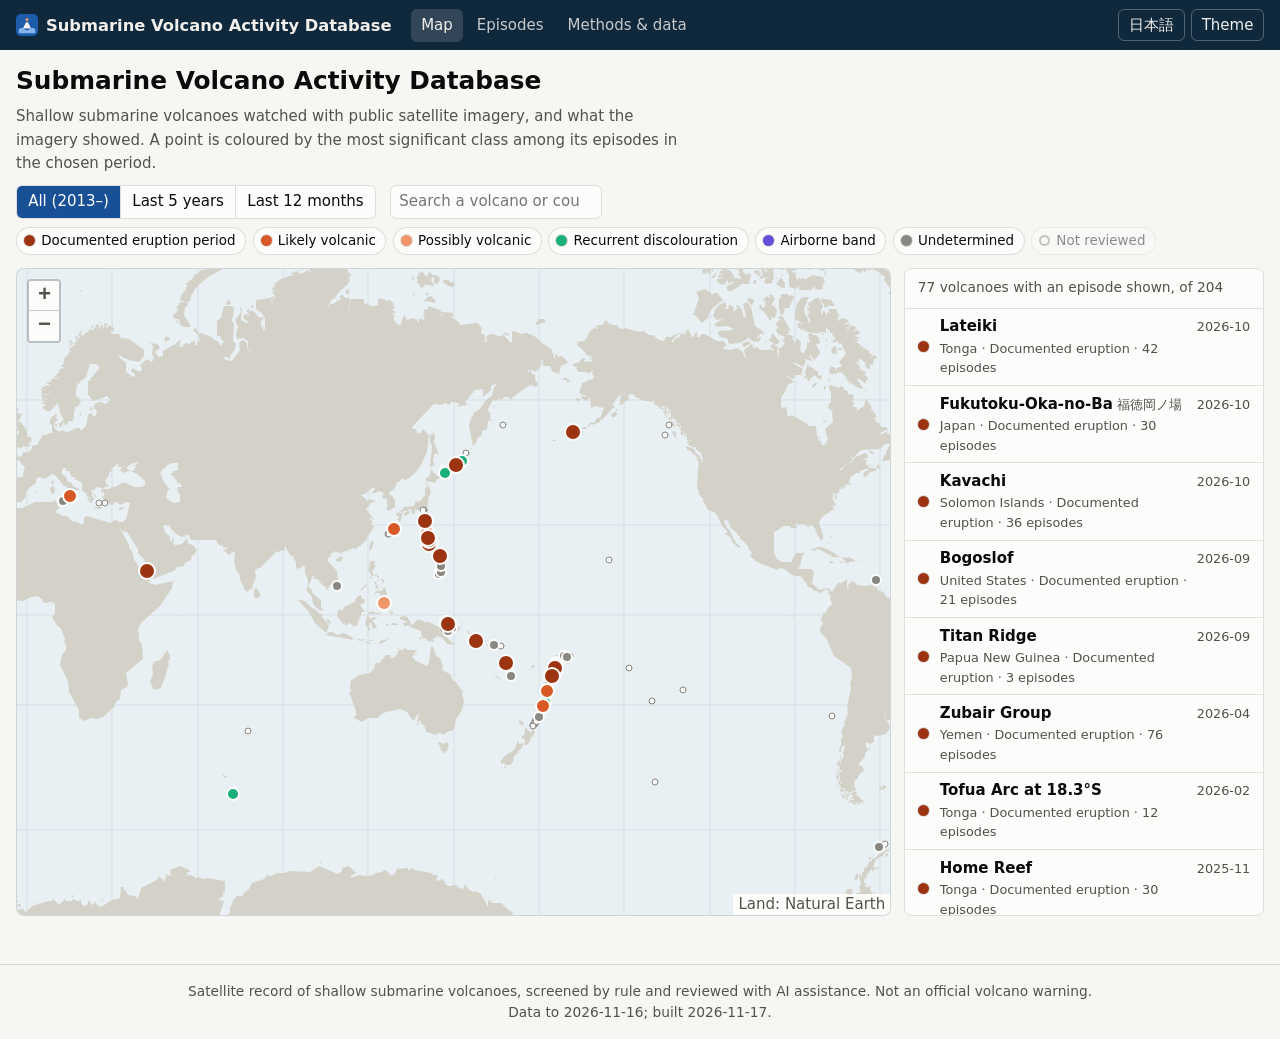
<file: index.html>
<!doctype html>
<html lang="en">
<head>
<meta charset="utf-8">
<meta name="viewport" content="width=device-width, initial-scale=1">
<title>Submarine Volcano Activity Database</title>
<meta name="description" content="A satellite record of shallow submarine volcanoes worldwide since 2013: discoloured water, pumice, new land and other signs seen in Sentinel-2, Landsat and low-resolution imagery, with the reviews of the detections.">
<link rel="icon" href="assets/icon.svg" type="image/svg+xml">
<link rel="stylesheet" href="assets/vendor/leaflet/leaflet.css">
<link rel="stylesheet" href="assets/css/style.css?v=3">
</head>
<body data-title="nav.map">
<main class="wrap">
  <h1 data-i18n="site.title">Submarine Volcano Activity Database</h1>
  <p class="lead" data-i18n="map.lead"></p>

  <div class="filters" role="group" aria-label="Filters">
    <div class="seg" id="period" role="group" data-i18n-label="map.period">
      <button type="button" data-period="all" aria-pressed="true" data-i18n="map.period.all"></button>
      <button type="button" data-period="5y" aria-pressed="false" data-i18n="map.period.5y"></button>
      <button type="button" data-period="1y" aria-pressed="false" data-i18n="map.period.1y"></button>
    </div>
    <input type="search" id="search" data-i18n-placeholder="map.search" data-i18n-label="map.search">
    <div class="chips" id="classes" role="group" data-i18n-label="map.classes"></div>
  </div>

  <div class="map-layout">
    <div id="map" role="application" aria-label="Map of the volcanoes"></div>
    <div class="vlist" id="list" aria-live="polite"></div>
  </div>
  <noscript><p class="error">This page needs JavaScript. The data are plain CSV files under <a href="db/">db/</a>.</p></noscript>
</main>
<script src="assets/vendor/leaflet/leaflet.js"></script>
<script type="module" src="assets/js/map.js?v=3"></script>
</body>
</html>
</file>
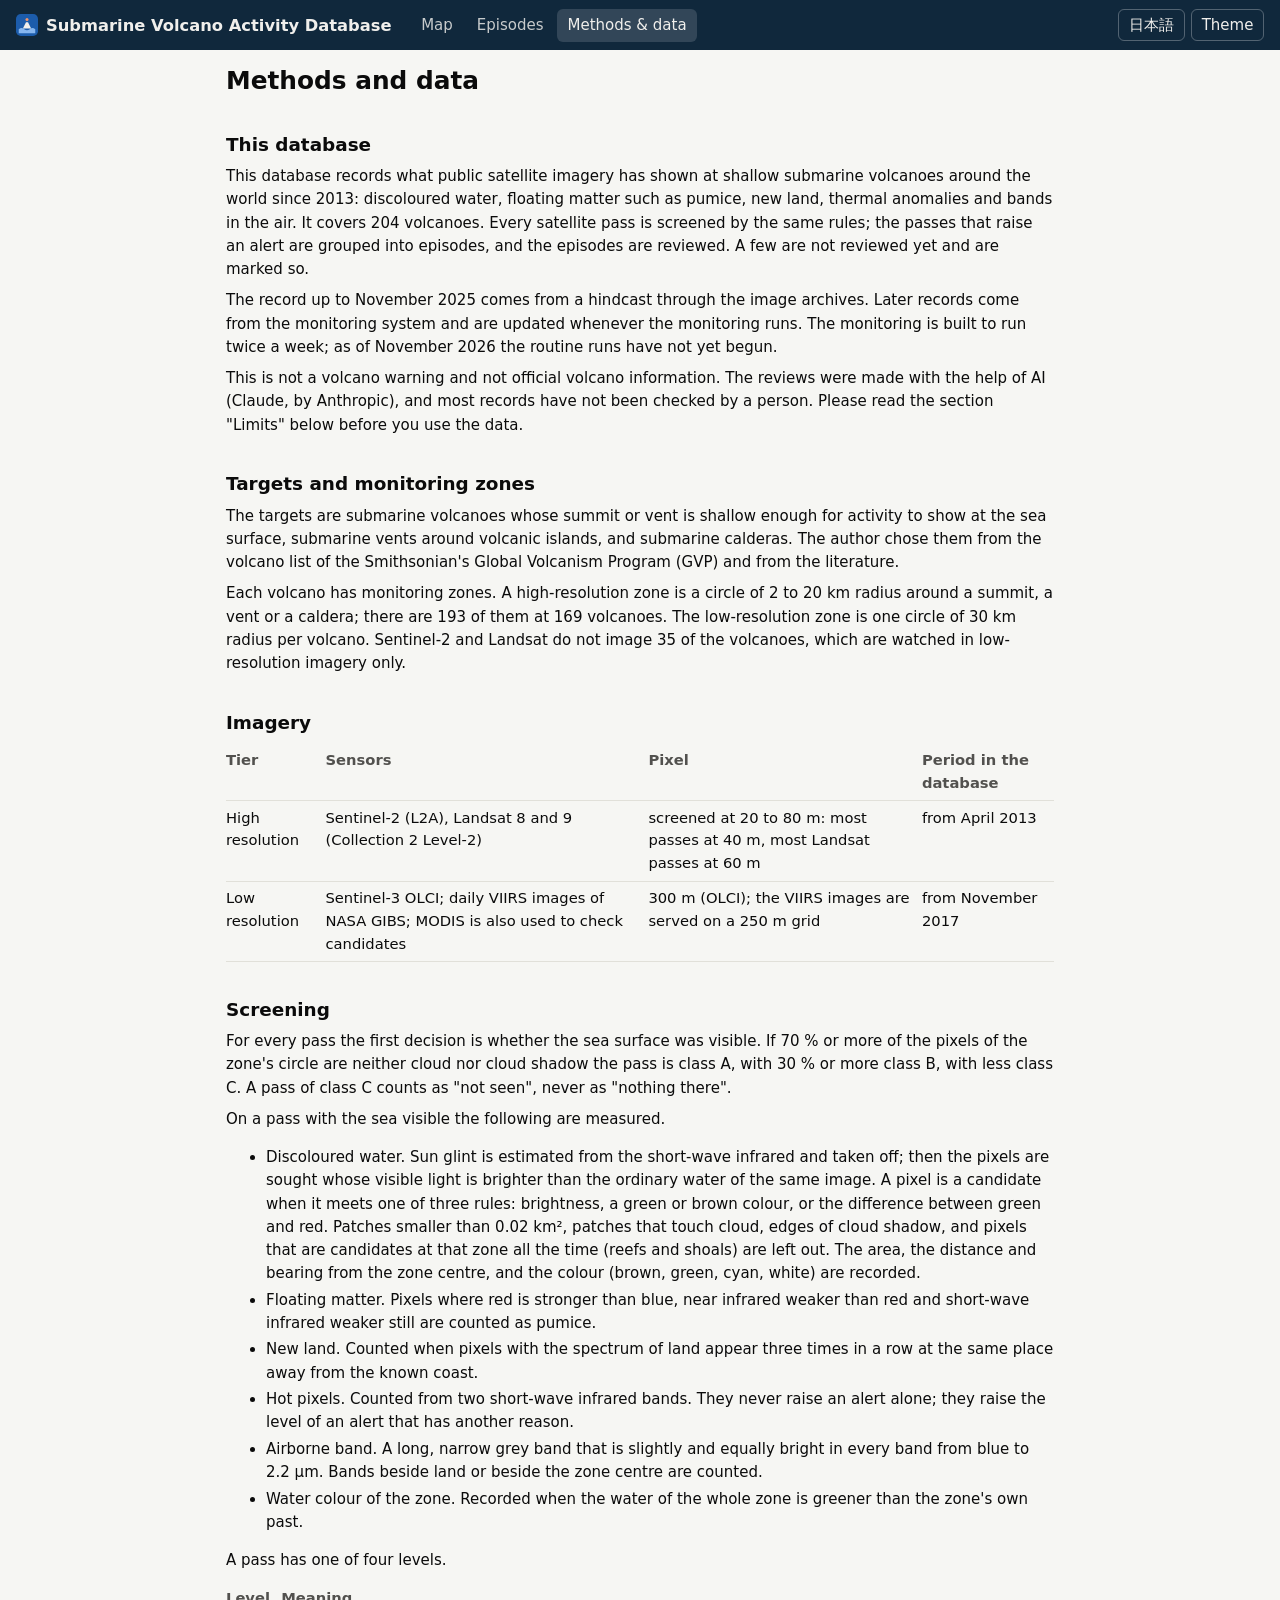
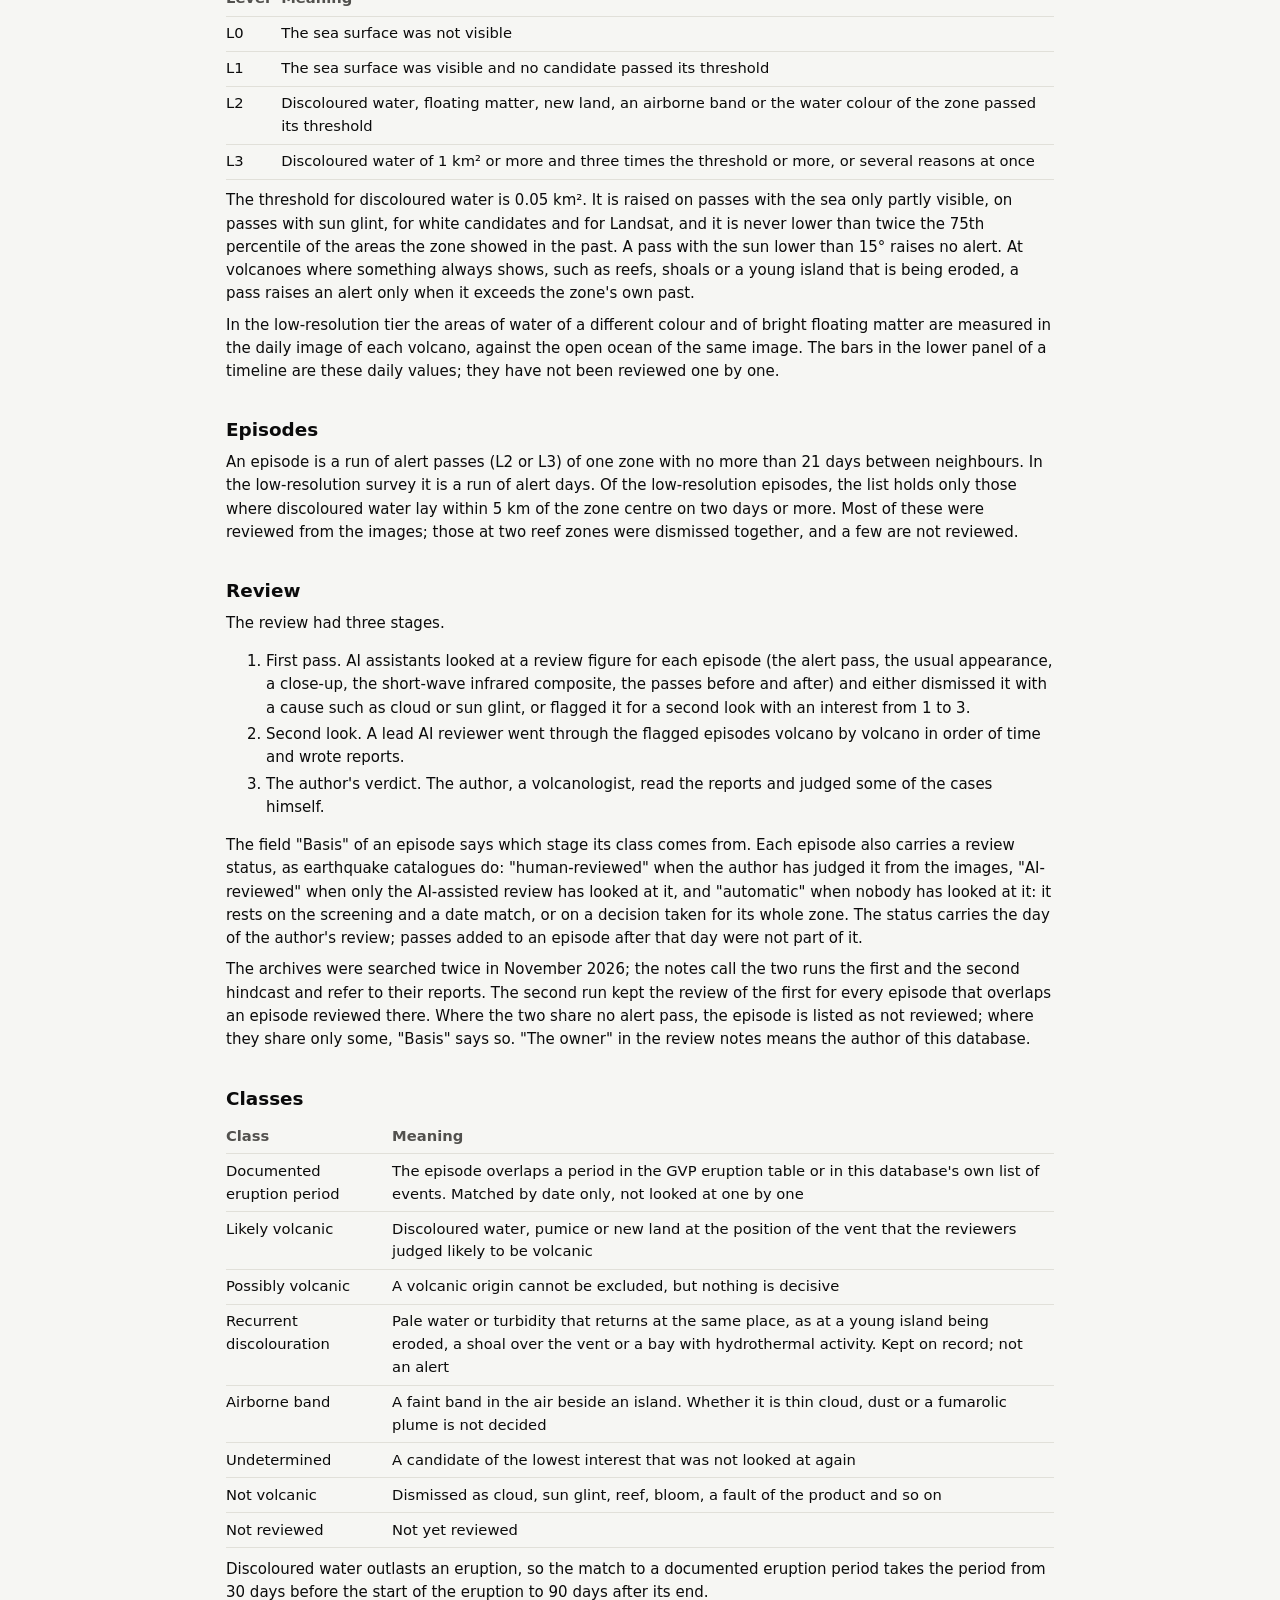
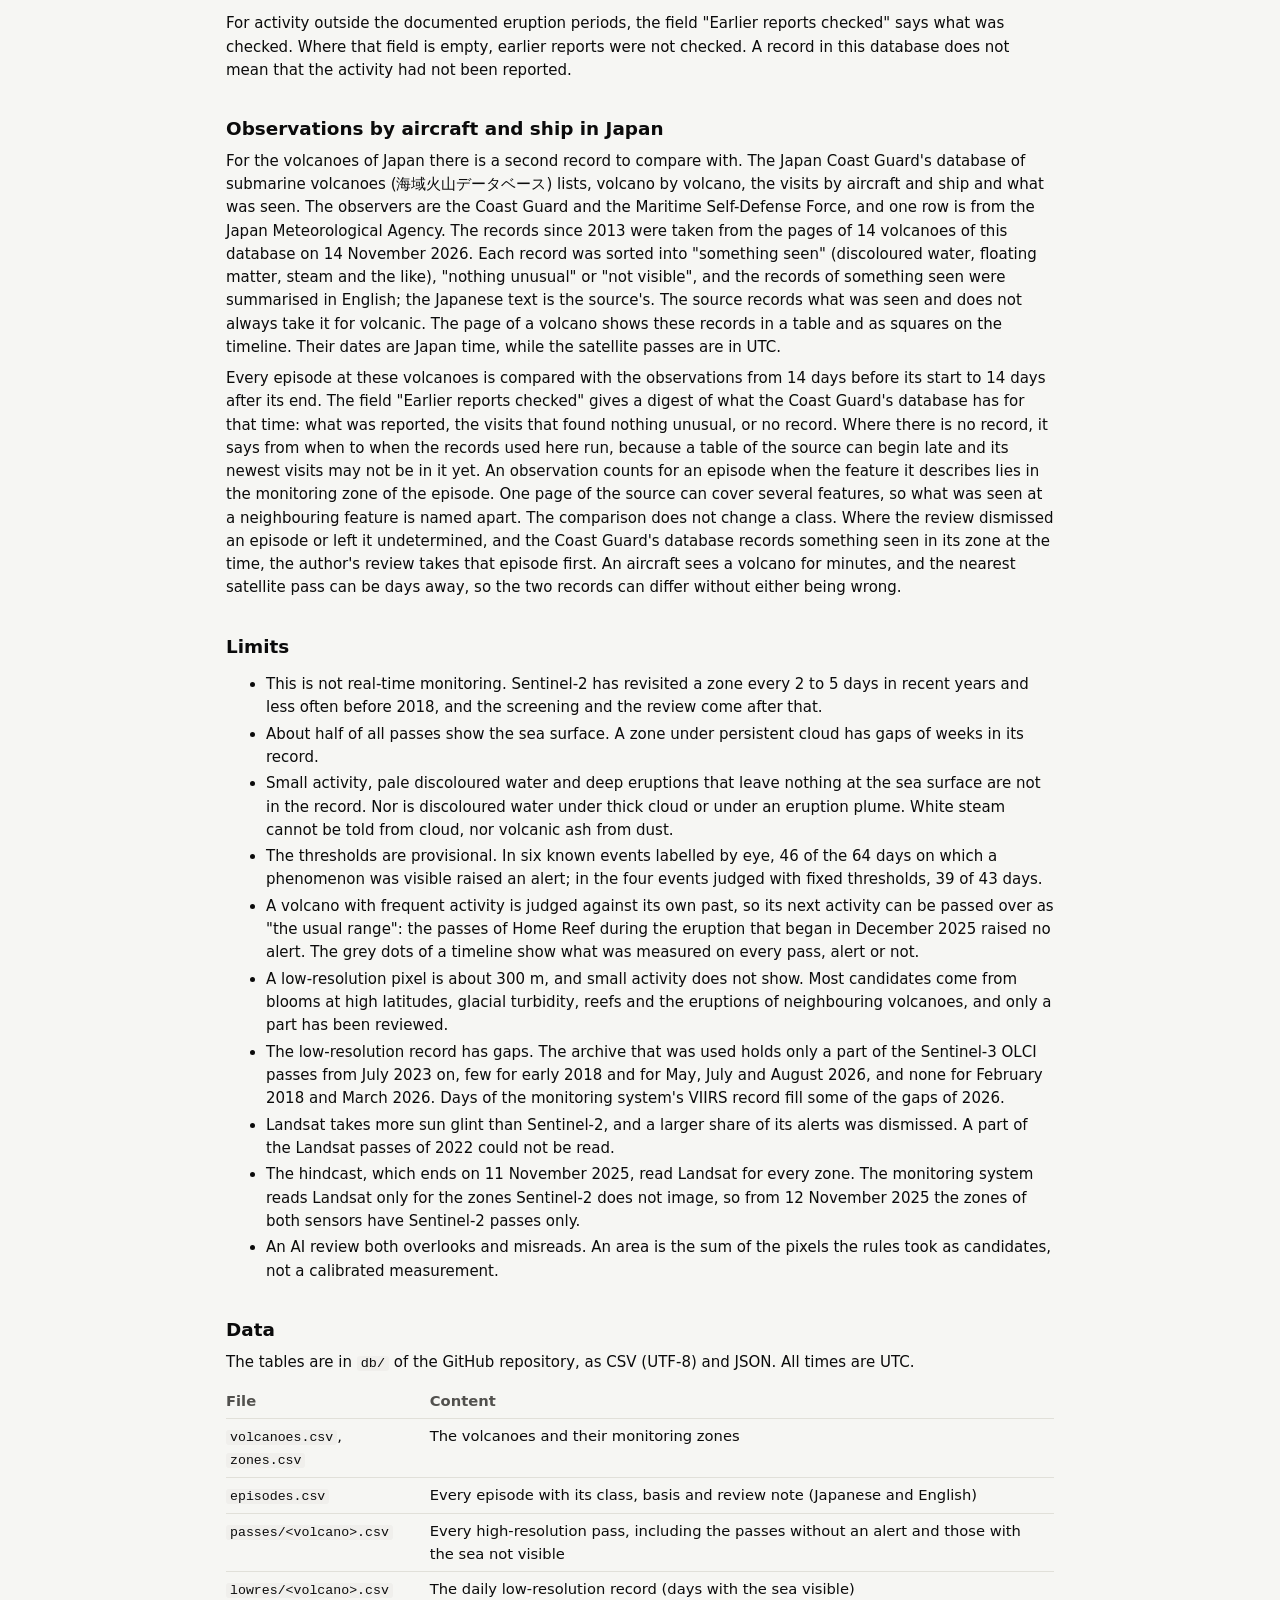
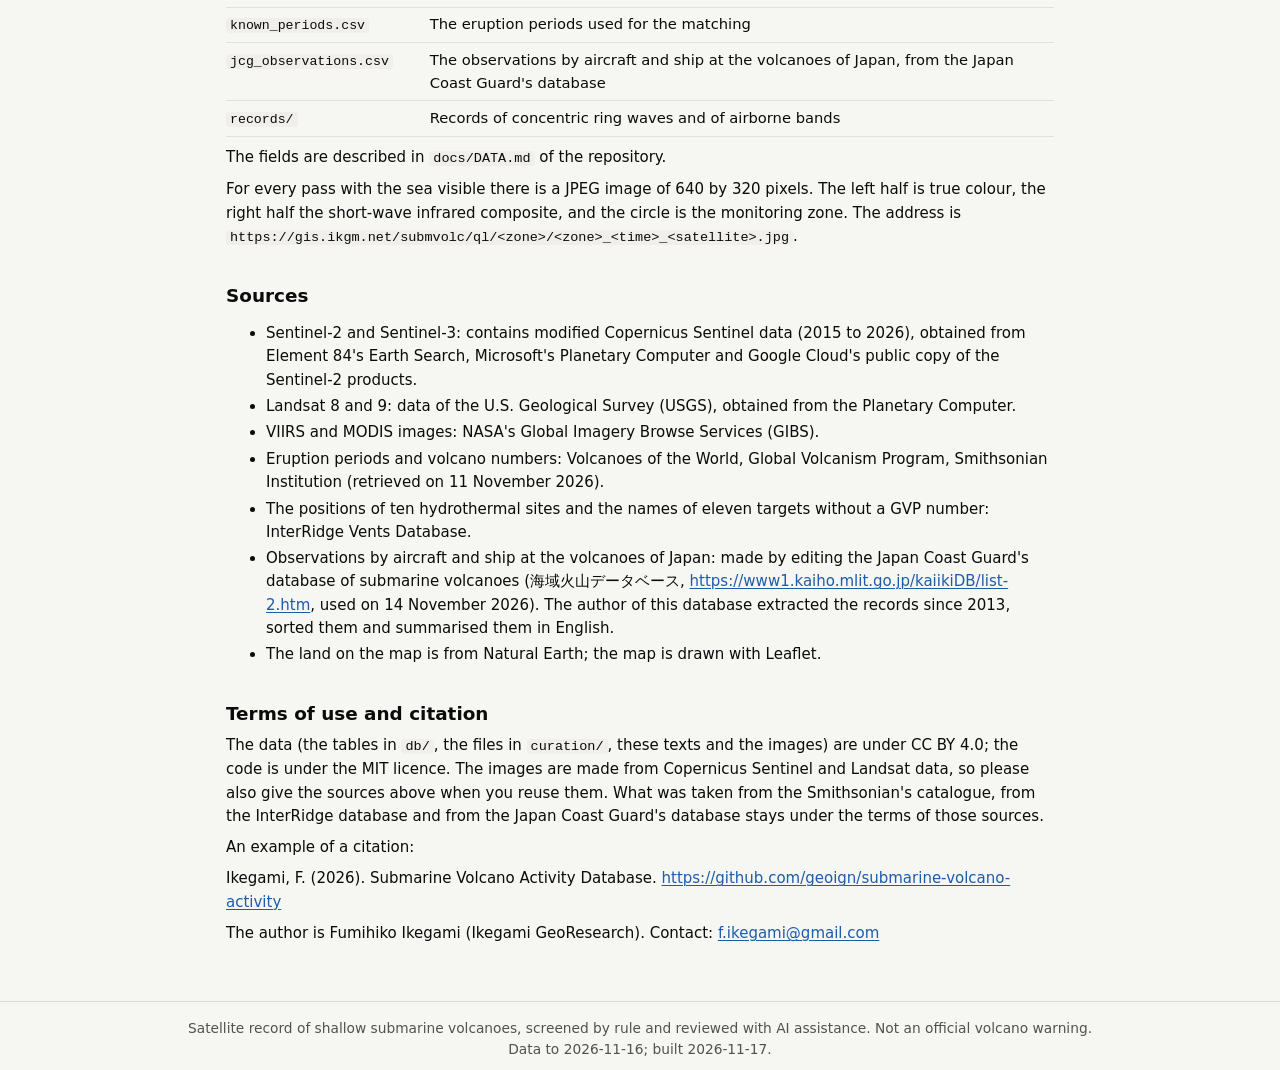
<file: about.html>
<!doctype html>
<html lang="en">
<head>
<meta charset="utf-8">
<meta name="viewport" content="width=device-width, initial-scale=1">
<title>Methods and data · Submarine Volcano Activity Database</title>
<meta name="description" content="How the Submarine Volcano Activity Database is made: targets, imagery, screening, review, classes, limits, data files, sources and terms of use.">
<link rel="icon" href="assets/icon.svg" type="image/svg+xml">
<link rel="stylesheet" href="assets/css/style.css?v=3">
</head>
<body data-title="nav.about">
<!-- Generated by tools/build_about.py from docs/METHODS.en.md and docs/METHODS.ja.md. Edit those. -->
<main class="wrap narrow prose">
<div data-lang-block="en" lang="en">
<h1>Methods and data</h1>
<h2>This database</h2>
<p>This database records what public satellite imagery has shown at shallow submarine volcanoes around the world since 2013: discoloured water, floating matter such as pumice, new land, thermal anomalies and bands in the air. It covers 204 volcanoes. Every satellite pass is screened by the same rules; the passes that raise an alert are grouped into episodes, and the episodes are reviewed. A few are not reviewed yet and are marked so.</p>
<p>The record up to November 2025 comes from a hindcast through the image archives. Later records come from the monitoring system and are updated whenever the monitoring runs. The monitoring is built to run twice a week; as of November 2026 the routine runs have not yet begun.</p>
<p>This is not a volcano warning and not official volcano information. The reviews were made with the help of AI (Claude, by Anthropic), and most records have not been checked by a person. Please read the section "Limits" below before you use the data.</p>
<h2>Targets and monitoring zones</h2>
<p>The targets are submarine volcanoes whose summit or vent is shallow enough for activity to show at the sea surface, submarine vents around volcanic islands, and submarine calderas. The author chose them from the volcano list of the Smithsonian's Global Volcanism Program (GVP) and from the literature.</p>
<p>Each volcano has monitoring zones. A high-resolution zone is a circle of 2 to 20 km radius around a summit, a vent or a caldera; there are 193 of them at 169 volcanoes. The low-resolution zone is one circle of 30 km radius per volcano. Sentinel-2 and Landsat do not image 35 of the volcanoes, which are watched in low-resolution imagery only.</p>
<h2>Imagery</h2>
<table><thead><tr><th>Tier</th><th>Sensors</th><th>Pixel</th><th>Period in the database</th></tr></thead><tbody>
<tr><td>High resolution</td><td>Sentinel-2 (L2A), Landsat 8 and 9 (Collection 2 Level-2)</td><td>screened at 20 to 80 m: most passes at 40 m, most Landsat passes at 60 m</td><td>from April 2013</td></tr>
<tr><td>Low resolution</td><td>Sentinel-3 OLCI; daily VIIRS images of NASA GIBS; MODIS is also used to check candidates</td><td>300 m (OLCI); the VIIRS images are served on a 250 m grid</td><td>from November 2017</td></tr>
</tbody></table>
<h2>Screening</h2>
<p>For every pass the first decision is whether the sea surface was visible. If 70 % or more of the pixels of the zone's circle are neither cloud nor cloud shadow the pass is class A, with 30 % or more class B, with less class C. A pass of class C counts as "not seen", never as "nothing there".</p>
<p>On a pass with the sea visible the following are measured.</p>
<ul>
<li>Discoloured water. Sun glint is estimated from the short-wave infrared and taken off; then the pixels are sought whose visible light is brighter than the ordinary water of the same image. A pixel is a candidate when it meets one of three rules: brightness, a green or brown colour, or the difference between green and red. Patches smaller than 0.02 km², patches that touch cloud, edges of cloud shadow, and pixels that are candidates at that zone all the time (reefs and shoals) are left out. The area, the distance and bearing from the zone centre, and the colour (brown, green, cyan, white) are recorded.</li>
<li>Floating matter. Pixels where red is stronger than blue, near infrared weaker than red and short-wave infrared weaker still are counted as pumice.</li>
<li>New land. Counted when pixels with the spectrum of land appear three times in a row at the same place away from the known coast.</li>
<li>Hot pixels. Counted from two short-wave infrared bands. They never raise an alert alone; they raise the level of an alert that has another reason.</li>
<li>Airborne band. A long, narrow grey band that is slightly and equally bright in every band from blue to 2.2 µm. Bands beside land or beside the zone centre are counted.</li>
<li>Water colour of the zone. Recorded when the water of the whole zone is greener than the zone's own past.</li>
</ul>
<p>A pass has one of four levels.</p>
<table><thead><tr><th>Level</th><th>Meaning</th></tr></thead><tbody>
<tr><td>L0</td><td>The sea surface was not visible</td></tr>
<tr><td>L1</td><td>The sea surface was visible and no candidate passed its threshold</td></tr>
<tr><td>L2</td><td>Discoloured water, floating matter, new land, an airborne band or the water colour of the zone passed its threshold</td></tr>
<tr><td>L3</td><td>Discoloured water of 1 km² or more and three times the threshold or more, or several reasons at once</td></tr>
</tbody></table>
<p>The threshold for discoloured water is 0.05 km². It is raised on passes with the sea only partly visible, on passes with sun glint, for white candidates and for Landsat, and it is never lower than twice the 75th percentile of the areas the zone showed in the past. A pass with the sun lower than 15° raises no alert. At volcanoes where something always shows, such as reefs, shoals or a young island that is being eroded, a pass raises an alert only when it exceeds the zone's own past.</p>
<p>In the low-resolution tier the areas of water of a different colour and of bright floating matter are measured in the daily image of each volcano, against the open ocean of the same image. The bars in the lower panel of a timeline are these daily values; they have not been reviewed one by one.</p>
<h2>Episodes</h2>
<p>An episode is a run of alert passes (L2 or L3) of one zone with no more than 21 days between neighbours. In the low-resolution survey it is a run of alert days. Of the low-resolution episodes, the list holds only those where discoloured water lay within 5 km of the zone centre on two days or more. Most of these were reviewed from the images; those at two reef zones were dismissed together, and a few are not reviewed.</p>
<h2>Review</h2>
<p>The review had three stages.</p>
<ol>
<li>First pass. AI assistants looked at a review figure for each episode (the alert pass, the usual appearance, a close-up, the short-wave infrared composite, the passes before and after) and either dismissed it with a cause such as cloud or sun glint, or flagged it for a second look with an interest from 1 to 3.</li>
<li>Second look. A lead AI reviewer went through the flagged episodes volcano by volcano in order of time and wrote reports.</li>
<li>The author's verdict. The author, a volcanologist, read the reports and judged some of the cases himself.</li>
</ol>
<p>The field "Basis" of an episode says which stage its class comes from. Each episode also carries a review status, as earthquake catalogues do: "human-reviewed" when the author has judged it from the images, "AI-reviewed" when only the AI-assisted review has looked at it, and "automatic" when nobody has looked at it: it rests on the screening and a date match, or on a decision taken for its whole zone. The status carries the day of the author's review; passes added to an episode after that day were not part of it.</p>
<p>The archives were searched twice in November 2026; the notes call the two runs the first and the second hindcast and refer to their reports. The second run kept the review of the first for every episode that overlaps an episode reviewed there. Where the two share no alert pass, the episode is listed as not reviewed; where they share only some, "Basis" says so. "The owner" in the review notes means the author of this database.</p>
<h2>Classes</h2>
<table><thead><tr><th>Class</th><th>Meaning</th></tr></thead><tbody>
<tr><td>Documented eruption period</td><td>The episode overlaps a period in the GVP eruption table or in this database's own list of events. Matched by date only, not looked at one by one</td></tr>
<tr><td>Likely volcanic</td><td>Discoloured water, pumice or new land at the position of the vent that the reviewers judged likely to be volcanic</td></tr>
<tr><td>Possibly volcanic</td><td>A volcanic origin cannot be excluded, but nothing is decisive</td></tr>
<tr><td>Recurrent discolouration</td><td>Pale water or turbidity that returns at the same place, as at a young island being eroded, a shoal over the vent or a bay with hydrothermal activity. Kept on record; not an alert</td></tr>
<tr><td>Airborne band</td><td>A faint band in the air beside an island. Whether it is thin cloud, dust or a fumarolic plume is not decided</td></tr>
<tr><td>Undetermined</td><td>A candidate of the lowest interest that was not looked at again</td></tr>
<tr><td>Not volcanic</td><td>Dismissed as cloud, sun glint, reef, bloom, a fault of the product and so on</td></tr>
<tr><td>Not reviewed</td><td>Not yet reviewed</td></tr>
</tbody></table>
<p>Discoloured water outlasts an eruption, so the match to a documented eruption period takes the period from 30 days before the start of the eruption to 90 days after its end.</p>
<p>For activity outside the documented eruption periods, the field "Earlier reports checked" says what was checked. Where that field is empty, earlier reports were not checked. A record in this database does not mean that the activity had not been reported.</p>
<h2>Observations by aircraft and ship in Japan</h2>
<p>For the volcanoes of Japan there is a second record to compare with. The Japan Coast Guard's database of submarine volcanoes (海域火山データベース) lists, volcano by volcano, the visits by aircraft and ship and what was seen. The observers are the Coast Guard and the Maritime Self-Defense Force, and one row is from the Japan Meteorological Agency. The records since 2013 were taken from the pages of 14 volcanoes of this database on 14 November 2026. Each record was sorted into "something seen" (discoloured water, floating matter, steam and the like), "nothing unusual" or "not visible", and the records of something seen were summarised in English; the Japanese text is the source's. The source records what was seen and does not always take it for volcanic. The page of a volcano shows these records in a table and as squares on the timeline. Their dates are Japan time, while the satellite passes are in UTC.</p>
<p>Every episode at these volcanoes is compared with the observations from 14 days before its start to 14 days after its end. The field "Earlier reports checked" gives a digest of what the Coast Guard's database has for that time: what was reported, the visits that found nothing unusual, or no record. Where there is no record, it says from when to when the records used here run, because a table of the source can begin late and its newest visits may not be in it yet. An observation counts for an episode when the feature it describes lies in the monitoring zone of the episode. One page of the source can cover several features, so what was seen at a neighbouring feature is named apart. The comparison does not change a class. Where the review dismissed an episode or left it undetermined, and the Coast Guard's database records something seen in its zone at the time, the author's review takes that episode first. An aircraft sees a volcano for minutes, and the nearest satellite pass can be days away, so the two records can differ without either being wrong.</p>
<h2>Limits</h2>
<ul>
<li>This is not real-time monitoring. Sentinel-2 has revisited a zone every 2 to 5 days in recent years and less often before 2018, and the screening and the review come after that.</li>
<li>About half of all passes show the sea surface. A zone under persistent cloud has gaps of weeks in its record.</li>
<li>Small activity, pale discoloured water and deep eruptions that leave nothing at the sea surface are not in the record. Nor is discoloured water under thick cloud or under an eruption plume. White steam cannot be told from cloud, nor volcanic ash from dust.</li>
<li>The thresholds are provisional. In six known events labelled by eye, 46 of the 64 days on which a phenomenon was visible raised an alert; in the four events judged with fixed thresholds, 39 of 43 days.</li>
<li>A volcano with frequent activity is judged against its own past, so its next activity can be passed over as "the usual range": the passes of Home Reef during the eruption that began in December 2025 raised no alert. The grey dots of a timeline show what was measured on every pass, alert or not.</li>
<li>A low-resolution pixel is about 300 m, and small activity does not show. Most candidates come from blooms at high latitudes, glacial turbidity, reefs and the eruptions of neighbouring volcanoes, and only a part has been reviewed.</li>
<li>The low-resolution record has gaps. The archive that was used holds only a part of the Sentinel-3 OLCI passes from July 2023 on, few for early 2018 and for May, July and August 2026, and none for February 2018 and March 2026. Days of the monitoring system's VIIRS record fill some of the gaps of 2026.</li>
<li>Landsat takes more sun glint than Sentinel-2, and a larger share of its alerts was dismissed. A part of the Landsat passes of 2022 could not be read.</li>
<li>The hindcast, which ends on 11 November 2025, read Landsat for every zone. The monitoring system reads Landsat only for the zones Sentinel-2 does not image, so from 12 November 2025 the zones of both sensors have Sentinel-2 passes only.</li>
<li>An AI review both overlooks and misreads. An area is the sum of the pixels the rules took as candidates, not a calibrated measurement.</li>
</ul>
<h2>Data</h2>
<p>The tables are in <code>db/</code> of the GitHub repository, as CSV (UTF-8) and JSON. All times are UTC.</p>
<table><thead><tr><th>File</th><th>Content</th></tr></thead><tbody>
<tr><td><code>volcanoes.csv</code>, <code>zones.csv</code></td><td>The volcanoes and their monitoring zones</td></tr>
<tr><td><code>episodes.csv</code></td><td>Every episode with its class, basis and review note (Japanese and English)</td></tr>
<tr><td><code>passes/&lt;volcano&gt;.csv</code></td><td>Every high-resolution pass, including the passes without an alert and those with the sea not visible</td></tr>
<tr><td><code>lowres/&lt;volcano&gt;.csv</code></td><td>The daily low-resolution record (days with the sea visible)</td></tr>
<tr><td><code>known_periods.csv</code></td><td>The eruption periods used for the matching</td></tr>
<tr><td><code>jcg_observations.csv</code></td><td>The observations by aircraft and ship at the volcanoes of Japan, from the Japan Coast Guard's database</td></tr>
<tr><td><code>records/</code></td><td>Records of concentric ring waves and of airborne bands</td></tr>
</tbody></table>
<p>The fields are described in <code>docs/DATA.md</code> of the repository.</p>
<p>For every pass with the sea visible there is a JPEG image of 640 by 320 pixels. The left half is true colour, the right half the short-wave infrared composite, and the circle is the monitoring zone. The address is <code>https://gis.ikgm.net/submvolc/ql/&lt;zone&gt;/&lt;zone&gt;_&lt;time&gt;_&lt;satellite&gt;.jpg</code>.</p>
<h2>Sources</h2>
<ul>
<li>Sentinel-2 and Sentinel-3: contains modified Copernicus Sentinel data (2015 to 2026), obtained from Element 84's Earth Search, Microsoft's Planetary Computer and Google Cloud's public copy of the Sentinel-2 products.</li>
<li>Landsat 8 and 9: data of the U.S. Geological Survey (USGS), obtained from the Planetary Computer.</li>
<li>VIIRS and MODIS images: NASA's Global Imagery Browse Services (GIBS).</li>
<li>Eruption periods and volcano numbers: Volcanoes of the World, Global Volcanism Program, Smithsonian Institution (retrieved on 11 November 2026).</li>
<li>The positions of ten hydrothermal sites and the names of eleven targets without a GVP number: InterRidge Vents Database.</li>
<li>Observations by aircraft and ship at the volcanoes of Japan: made by editing the Japan Coast Guard's database of submarine volcanoes (海域火山データベース, <a href="https://www1.kaiho.mlit.go.jp/kaiikiDB/list-2.htm">https://www1.kaiho.mlit.go.jp/kaiikiDB/list-2.htm</a>, used on 14 November 2026). The author of this database extracted the records since 2013, sorted them and summarised them in English.</li>
<li>The land on the map is from Natural Earth; the map is drawn with Leaflet.</li>
</ul>
<h2>Terms of use and citation</h2>
<p>The data (the tables in <code>db/</code>, the files in <code>curation/</code>, these texts and the images) are under CC BY 4.0; the code is under the MIT licence. The images are made from Copernicus Sentinel and Landsat data, so please also give the sources above when you reuse them. What was taken from the Smithsonian's catalogue, from the InterRidge database and from the Japan Coast Guard's database stays under the terms of those sources.</p>
<p>An example of a citation:</p>
<p>Ikegami, F. (2026). Submarine Volcano Activity Database. <a href="https://github.com/geoign/submarine-volcano-activity">https://github.com/geoign/submarine-volcano-activity</a></p>
<p>The author is Fumihiko Ikegami (Ikegami GeoResearch). Contact: <a href="mailto:f.ikegami@gmail.com">f.ikegami@gmail.com</a></p>
</div>
<div data-lang-block="ja" lang="ja">
<h1>方法とデータ</h1>
<h2>このデータベース</h2>
<p>このデータベースは、世界の浅い海底火山に公開の衛星画像で何が写ったかを 2013 年から記録したものです。記録する現象は変色水、軽石などの浮遊物、新しい陸、熱異常、大気中の帯です。対象は 204 火山で、衛星が通過するたびに同じ規則でふるい分け、警戒になった通過をエピソードにまとめて判定しています。まだ判定していないエピソードも少数あり、未判定と表示しています。</p>
<p>2025 年 11 月までの記録は衛星画像の保管庫をさかのぼって調べた結果です。それ以降は監視システムの記録で、監視を実行するたびに更新します。監視は週 2 回の実行を想定して作ってありますが、2026 年 11 月の時点では定期の実行をまだ始めていません。</p>
<p>これは火山の警報ではなく、公的な火山情報でもありません。判定には AI (Anthropic の Claude) を使っており、大半の記録は人が確かめていません。下の「限界」の節を読んだうえで使ってください。</p>
<h2>対象と監視区域</h2>
<p>対象は、山頂や火口が浅く、活動が海面に現れうる海底火山、火山島のまわりの海底火口、海底カルデラです。スミソニアンの Global Volcanism Program (GVP) の火山一覧と文献から、作者が選びました。</p>
<p>火山ごとに監視区域を置いています。高解像度の区域は山頂、火口、カルデラを囲む半径 2〜20 km の円で、169 火山に 193 あります。低解像度の区域は 1 火山に 1 つで、半径 30 km の円です。35 火山は Sentinel-2 と Landsat が撮影していないので、低解像度の画像だけで見ています。</p>
<h2>使っている画像</h2>
<table><thead><tr><th>系統</th><th>センサー</th><th>画素</th><th>データベースの期間</th></tr></thead><tbody>
<tr><td>高解像度</td><td>Sentinel-2 (L2A)、Landsat 8 と 9 (Collection 2 Level-2)</td><td>ふるい分けは 20〜80 m。大半の通過は 40 m、Landsat の大半は 60 m</td><td>2013 年 4 月から</td></tr>
<tr><td>低解像度</td><td>Sentinel-3 OLCI、NASA GIBS の VIIRS の毎日の画像。候補の確認には MODIS も使う</td><td>OLCI は 300 m。VIIRS の画像は 250 m の格子で配信されている</td><td>2017 年 11 月から</td></tr>
</tbody></table>
<h2>ふるい分け</h2>
<p>通過ごとに、まず海面が見えたかどうかを決めます。区域の円のうち雲でも雲の影でもない画素が 7 割以上なら A、3 割以上なら B、それ未満は C です。C の通過は「何も無かった」ではなく「見えなかった」と数えます。</p>
<p>海面が見えた通過では、次の量を測ります。</p>
<ul>
<li>変色水。サングリントの分を短波長赤外から見積もって引き、同じ画像の普通の海面より可視光が明るい画素を探します。明るさ、緑や茶の色、緑と赤の差の 3 つの規則のどれかに当たる画素が候補です。0.02 km² 未満の塊、雲に接する塊、雲の影の縁、その区域でいつも候補になる画素 (礁や浅瀬) は除きます。面積、区域の中心からの距離と方位、色 (茶、緑、水色、白) を記録します。</li>
<li>浮遊物。赤が青より強く、近赤外が赤より弱く、短波長赤外がさらに弱い画素を軽石として数えます。</li>
<li>新しい陸。既知の海岸から離れた同じ場所に、陸の分光を示す画素が 3 回続けて現れたときに数えます。</li>
<li>高温の画素。短波長赤外の 2 つのバンドから数えます。単独では警戒にせず、ほかの理由があるときに警戒の格を上げます。</li>
<li>大気中の帯。青から 2.2 µm までどのバンドも同じだけわずかに明るい、細長い灰色の帯です。陸か区域の中心のそばにあるものを数えます。</li>
<li>区域の水の色。区域の水全体がその区域の過去の分布から外れて緑に寄ったときに記録します。</li>
</ul>
<p>通過のレベルは 4 段階です。</p>
<table><thead><tr><th>レベル</th><th>意味</th></tr></thead><tbody>
<tr><td>L0</td><td>海面が見えなかった</td></tr>
<tr><td>L1</td><td>海面が見え、しきい値を超えた候補は無かった</td></tr>
<tr><td>L2</td><td>変色水、浮遊物、新しい陸、大気中の帯、区域の水の色のどれかがしきい値を超えた</td></tr>
<tr><td>L3</td><td>変色水が 1 km² 以上でしきい値の 3 倍以上、または複数の理由が重なった</td></tr>
</tbody></table>
<p>変色水のしきい値は 0.05 km² を基本にし、海面が一部しか見えない通過、サングリントのある通過、白い候補、Landsat の通過では上げています。その区域に過去に出た面積の 75% 点の 2 倍を下回ることはありません。太陽高度が 15° より低い通過は警戒にしません。礁や浅瀬、侵食される若い島のように、いつも何かが写る火山では、その区域自身の過去の分布を超えたときだけ警戒にします。</p>
<p>低解像度の系統では火山ごとの毎日の画像について、同じ画像の外洋と比べて色の違う水と明るい浮遊物の面積を測ります。時間軸の下段にある棒はこの毎日の値で、1 件ずつは判定していません。</p>
<h2>エピソード</h2>
<p>警戒 (L2 か L3) の通過が 1 つの区域で 21 日以内の間隔で続いたまとまりを 1 エピソードとします。低解像度の調査では警戒の日のまとまりです。低解像度のエピソードのうち一覧に載せているのは、変色水が区域の中心から 5 km 以内に 2 日以上出たものだけです。その大半は画像を見て判定しましたが、礁の 2 区域のものはまとめて棄却しており、未判定のものも少数あります。</p>
<h2>判定</h2>
<p>判定は 3 段で行いました。</p>
<ol>
<li>一次判定。AI の助手がエピソードごとの確認用の図 (警戒の通過、ふだんの姿、拡大、短波長赤外の合成、前後の通過) を見て、雲やサングリントなどの原因を付けて棄却するか、もう一度見る候補として 1〜3 の関心度を付けました。</li>
<li>見直し。主担当の AI が候補を火山ごとに年代順に並べて見直し、報告書にまとめました。</li>
<li>作者の判定。作者 (火山研究者) が報告書を読み、一部の事例を自分で判定しました。</li>
</ol>
<p>各エピソードの「根拠」の欄がどの段の結果かを示します。エピソードには地震のカタログにならって確認の状態も付けています。作者が画像を見て判定したものは human-reviewed、AI の判定だけのものは AI-reviewed、誰も見ていないものは automatic です。automatic に入るのは、ふるい分けと日付の照合だけのエピソードと、区域ごとにまとめて決めたエピソードです。確認の状態には作者が確認した日が付きます。その日よりあとにエピソードに加わった通過は、確認に含まれていません。</p>
<p>保管庫の調査は 2026 年 11 月に 2 回行いました。所見では 1 回目の遡及調査、2 回目の遡及調査と呼び、それぞれの報告書に触れていることがあります。2 回目の調査では、1 回目に判定したエピソードと期間が重なるエピソードに、1 回目の判定を引き継ぎました。警戒の通過が 1 つも共通しない場合は未判定とし、一部だけが共通する場合は「根拠」の欄にそう書いています。所見の文章に出てくる「所有者」は、このデータベースの作者のことです。</p>
<h2>区分</h2>
<table><thead><tr><th>区分</th><th>意味</th></tr></thead><tbody>
<tr><td>既知の噴火期間</td><td>GVP の噴火表か、このデータベースの事例の一覧にある期間と重なるエピソードです。日付だけで照合しており、1 件ずつは見ていません</td></tr>
<tr><td>火山性の可能性が高い</td><td>火口の位置から出る変色水や軽石、新しい陸で、判定者が火山性の可能性が高いとみたものです</td></tr>
<tr><td>火山性の可能性あり</td><td>火山性を否定できないが、決め手のないものです</td></tr>
<tr><td>繰り返す変色</td><td>侵食される若い島、火口の上の浅瀬、熱水のある湾のように、同じ場所に繰り返し出る淡い水や濁りです。記録として残しており、警戒ではありません</td></tr>
<tr><td>大気中の帯</td><td>島のそばの大気中に出る薄い帯です。薄い雲、砂塵、噴気のどれであるかは決まっていません</td></tr>
<tr><td>判断がつかない</td><td>関心度のいちばん低い候補で、見直していないものです</td></tr>
<tr><td>火山性ではない</td><td>雲、サングリント、礁、ブルーム、製品の不具合などとして棄却したものです</td></tr>
<tr><td>未判定</td><td>まだ判定していないものです</td></tr>
</tbody></table>
<p>変色水は噴火のあとも続くので、既知の噴火期間との照合では噴火の開始の 30 日前から終了の 90 日後までを期間に含めています。</p>
<p>既知の噴火期間に当たらない活動には、既報を確かめた範囲を「既報の確認」の欄に書いています。この欄が空のエピソードは、既報を確かめていません。このデータベースに記録があることは、その活動が報告されていなかったことを意味しません。</p>
<h2>日本の航空機と船による観測</h2>
<p>日本の火山には、照らし合わせる記録がもう 1 つあります。海上保安庁の「海域火山データベース」は、航空機や船による観測の日時と見えたものを火山ごとに載せています。観測したのは海上保安庁と海上自衛隊で、気象庁の記録も 1 件あります。このデータベースの火山のうち 14 火山のページから、2013 年以降の記録を 2026 年 11 月 14 日に取りました。記録は「記録あり」(変色水、浮遊物、噴気など)、「特異事象なし」、「視認できず」に分け、記録ありのものには英語の要約を付けました。日本語の文は出典のままです。出典は見えたものを記録しており、それを火山性とみているとは限りません。火山のページでは、この記録を表と時間軸の四角で示しています。日付は日本時間で、衛星の通過は UTC です。</p>
<p>これらの火山のエピソードは、開始の 14 日前から終了の 14 日後までの観測と照らし合わせています。「既報の確認」の欄には、その期間に海域火山データベースにあるものをまとめて書いています。報告されたもの、特異事象なしの観測、記録なしのいずれかです。記録が無いときは、ここで使った記録がいつからいつまでのものかも書いています。出典の表が途中から始まっていることや、新しい観測がまだ載っていないことがあるためです。観測は、対象の地物がエピソードの監視区域の中にあるときに、そのエピソードのものとして数えます。出典の 1 つのページが複数の地物を扱うことがあるので、隣の地物で見えたものは分けて書いています。この照合では区分を変えません。判定で棄却したエピソードと判断がつかないとしたエピソードのうち、同じ時期のその区域に変色水などの記録があるものは、作者が優先して確認します。航空機が火山を見るのは数分で、もっとも近い衛星の通過と何日も離れていることがあります。2 つの記録が食い違っても、どちらかが誤りとは限りません。</p>
<h2>限界</h2>
<ul>
<li>即時の監視ではありません。Sentinel-2 の再訪は近年で 2〜5 日おき、2018 年より前はそれよりまばらで、ふるい分けと判定はそのあとに行います。</li>
<li>海面が見えた通過は全体のおよそ半分です。雲が続く区域では、何週間も記録が空きます。</li>
<li>小さな活動、淡い変色水、海面に何も出ない深い噴火は記録に残りません。厚い雲や噴煙の下の変色水も同じです。白い噴気は雲と区別できず、火山灰と砂塵も区別できません。</li>
<li>しきい値は暫定です。正解を目で付けた 6 つの既知の事例では、現象が写っていた延べ 64 日のうち 46 日が警戒になりました。固定のしきい値で判定する 4 事例では 43 日のうち 39 日です。</li>
<li>活動の多い火山は自身の過去の分布で判定するので、次の活動を「いつもの範囲」として見送ることがあります。Home Reef では、2025 年 12 月に始まった噴火の期間の通過が警戒になっていません。時間軸の灰色の点は警戒の有無にかかわらず通過ごとに測った面積です。</li>
<li>低解像度の画素は約 300 m で、小さな活動は写りません。候補の大半は高緯度のブルーム、氷河の濁り、礁、隣の火山の噴火によるもので、判定したのは一部です。</li>
<li>低解像度の記録には欠けがあります。使った保管庫の Sentinel-3 OLCI は、2023 年 7 月以降は通過の一部しかなく、2018 年の初めと 2026 年の 5 月、7 月、8 月はわずかで、2018 年 2 月と 2026 年 3 月は 1 つもありません。2026 年の欠けの一部は監視システムの VIIRS の記録で埋めています。</li>
<li>Landsat は Sentinel-2 よりサングリントを強く受け、棄却の割合が高くなっています。2022 年の Landsat の一部は読み出せませんでした。</li>
<li>2025 年 11 月 11 日までの遡及調査では、すべての区域で Landsat を読みました。監視システムが Landsat を読むのは Sentinel-2 が撮影しない区域だけなので、2025 年 11 月 12 日以降は、両方のセンサーが撮る区域の通過が Sentinel-2 だけになります。</li>
<li>AI の判定は見落としと見誤りのどちらも起こします。面積は規則が候補とした画素の合計で、較正した測定値ではありません。</li>
</ul>
<h2>データ</h2>
<p>データの表は GitHub のリポジトリの <code>db/</code> にあり、CSV (UTF-8) と JSON です。時刻はすべて UTC です。</p>
<table><thead><tr><th>ファイル</th><th>内容</th></tr></thead><tbody>
<tr><td><code>volcanoes.csv</code>、<code>zones.csv</code></td><td>火山と監視区域</td></tr>
<tr><td><code>episodes.csv</code></td><td>全エピソード。区分、根拠、所見 (日本語と英語)</td></tr>
<tr><td><code>passes/&lt;火山&gt;.csv</code></td><td>高解像度の全通過。警戒にならなかった通過と、海面が見えなかった通過も含みます</td></tr>
<tr><td><code>lowres/&lt;火山&gt;.csv</code></td><td>低解像度の毎日の記録 (海面が見えた日)</td></tr>
<tr><td><code>known_periods.csv</code></td><td>照合に使った噴火期間</td></tr>
<tr><td><code>jcg_observations.csv</code></td><td>日本の火山の航空機と船による観測記録 (海上保安庁の海域火山データベースによる)</td></tr>
<tr><td><code>records/</code></td><td>同心円状の波紋と大気中の帯の記録</td></tr>
</tbody></table>
<p>項目の説明はリポジトリの <code>docs/DATA.md</code> にあります。</p>
<p>画像は、海面が見えたすべての通過について 640×320 画素の JPEG を置いています。左半分が真色、右半分が短波長赤外の合成で、円が監視区域です。場所は <code>https://gis.ikgm.net/submvolc/ql/&lt;区域&gt;/&lt;区域&gt;_&lt;日時&gt;_&lt;衛星&gt;.jpg</code> です。</p>
<h2>出典</h2>
<ul>
<li>Sentinel-2 と Sentinel-3 は、Copernicus Sentinel のデータ (2015〜2026 年) を加工したものです。Element 84 の Earth Search、Microsoft の Planetary Computer、Google Cloud が公開している Sentinel-2 の写しから取得しました。</li>
<li>Landsat 8 と 9 は米国地質調査所 (USGS) のデータで、Planetary Computer から取得しました。</li>
<li>VIIRS と MODIS の画像は NASA の Global Imagery Browse Services (GIBS) から取得しました。</li>
<li>噴火期間と火山番号は、スミソニアンの Global Volcanism Program の Volcanoes of the World によります (2026 年 11 月 11 日に取得)。</li>
<li>熱水域 10 か所の位置と、GVP の番号を持たない 11 の対象の名前は、InterRidge Vents Database によります。</li>
<li>日本の火山の航空機と船による観測記録は、海上保安庁「海域火山データベース」(<a href="https://www1.kaiho.mlit.go.jp/kaiikiDB/list-2.htm、2026">https://www1.kaiho.mlit.go.jp/kaiikiDB/list-2.htm、2026</a> 年 11 月 14 日に利用) を加工して作成しました。2013 年以降の記録を抜き出し、区分と英語の要約を付けたのは、このデータベースの作者です。</li>
<li>地図の陸地は Natural Earth、地図の表示には Leaflet を使っています。</li>
</ul>
<h2>利用条件と引用</h2>
<p>データ (<code>db/</code> の表、<code>curation/</code> のファイル、この説明の文章、画像) は CC BY 4.0、コードは MIT ライセンスです。画像は Copernicus Sentinel と Landsat のデータから作ったものなので、再利用するときは上の出典も示してください。スミソニアンの噴火表、InterRidge のデータベース、海上保安庁の海域火山データベースから取った部分には、それぞれの利用条件が引き続き適用されます。</p>
<p>引用の例は次のとおりです。</p>
<p>Ikegami, F. (2026). Submarine Volcano Activity Database. <a href="https://github.com/geoign/submarine-volcano-activity">https://github.com/geoign/submarine-volcano-activity</a></p>
<p>作者は池上郁彦 (イケガミ・ジオリサーチ) です。連絡先は <a href="mailto:f.ikegami@gmail.com">f.ikegami@gmail.com</a> です。</p>
</div>
</main>
<script type="module">
import { renderChrome } from "./assets/js/common.js";
renderChrome("about");
</script>
</body>
</html>
</file>
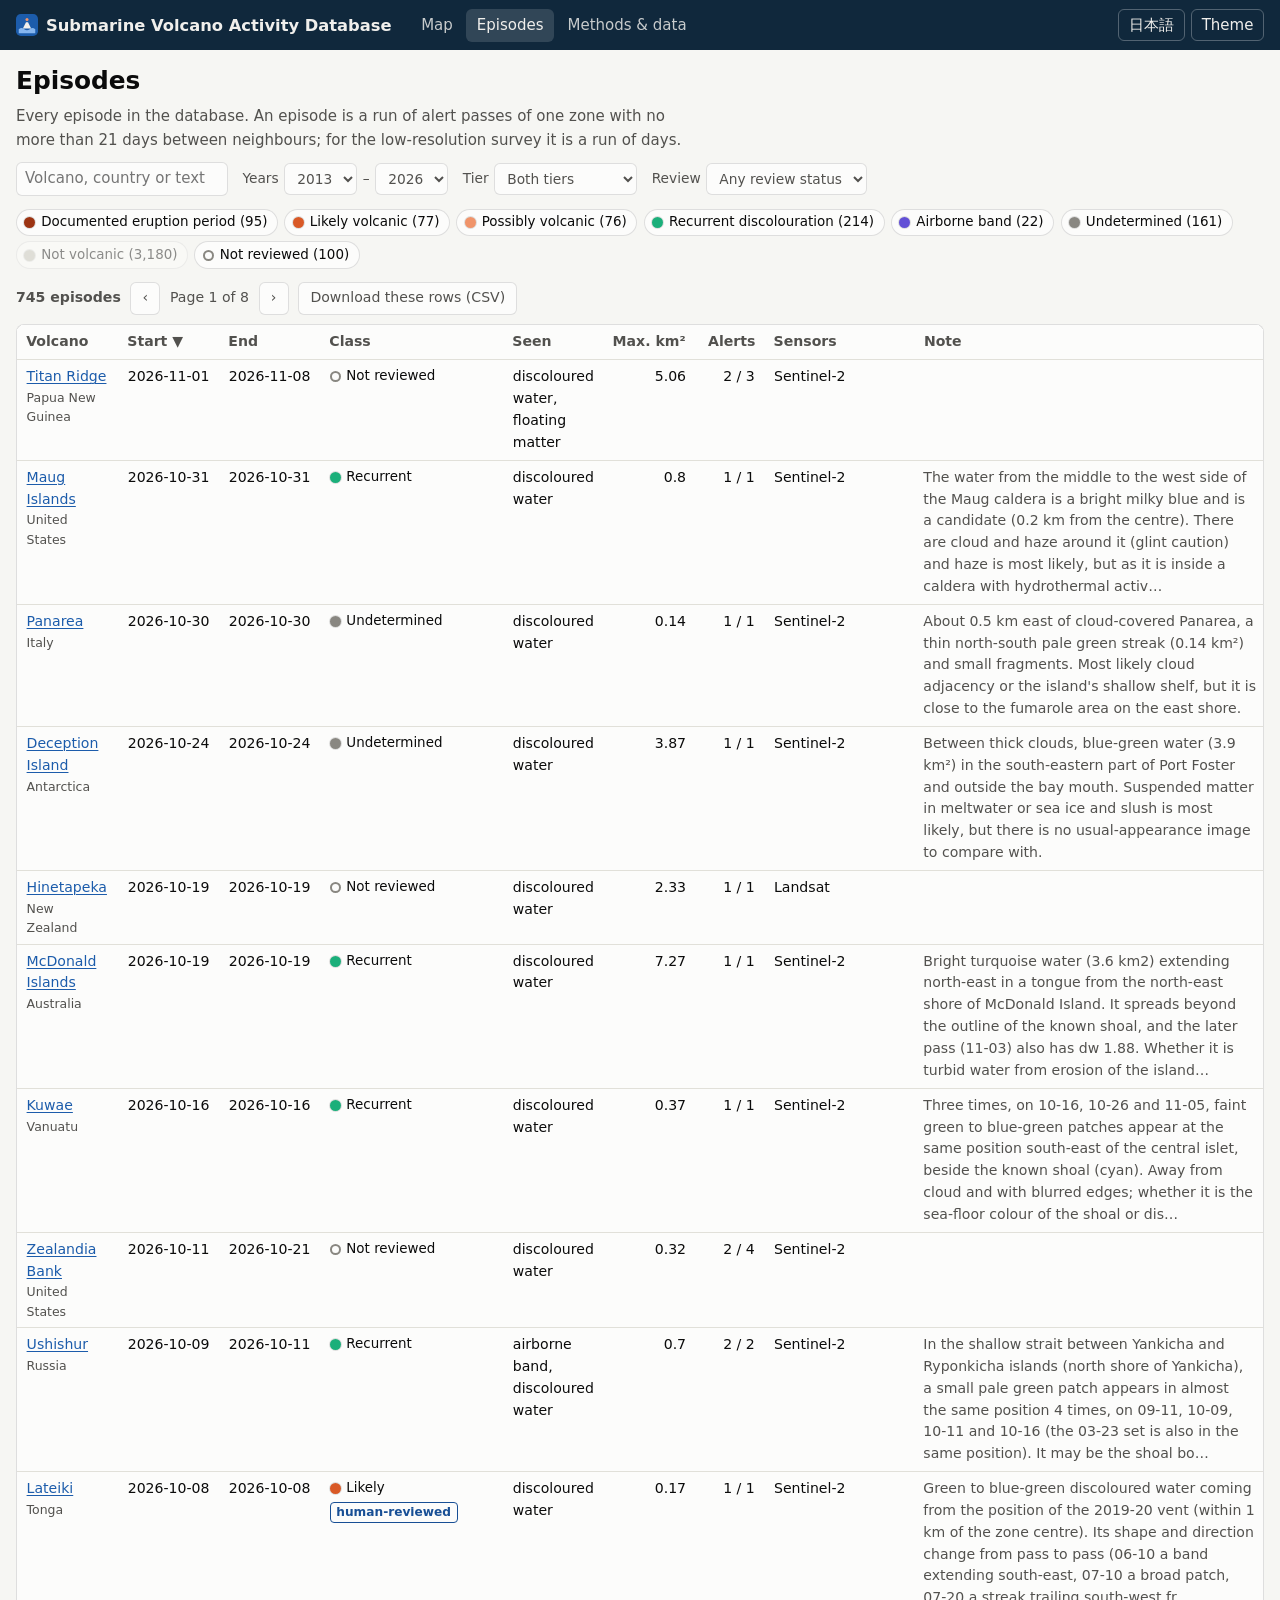
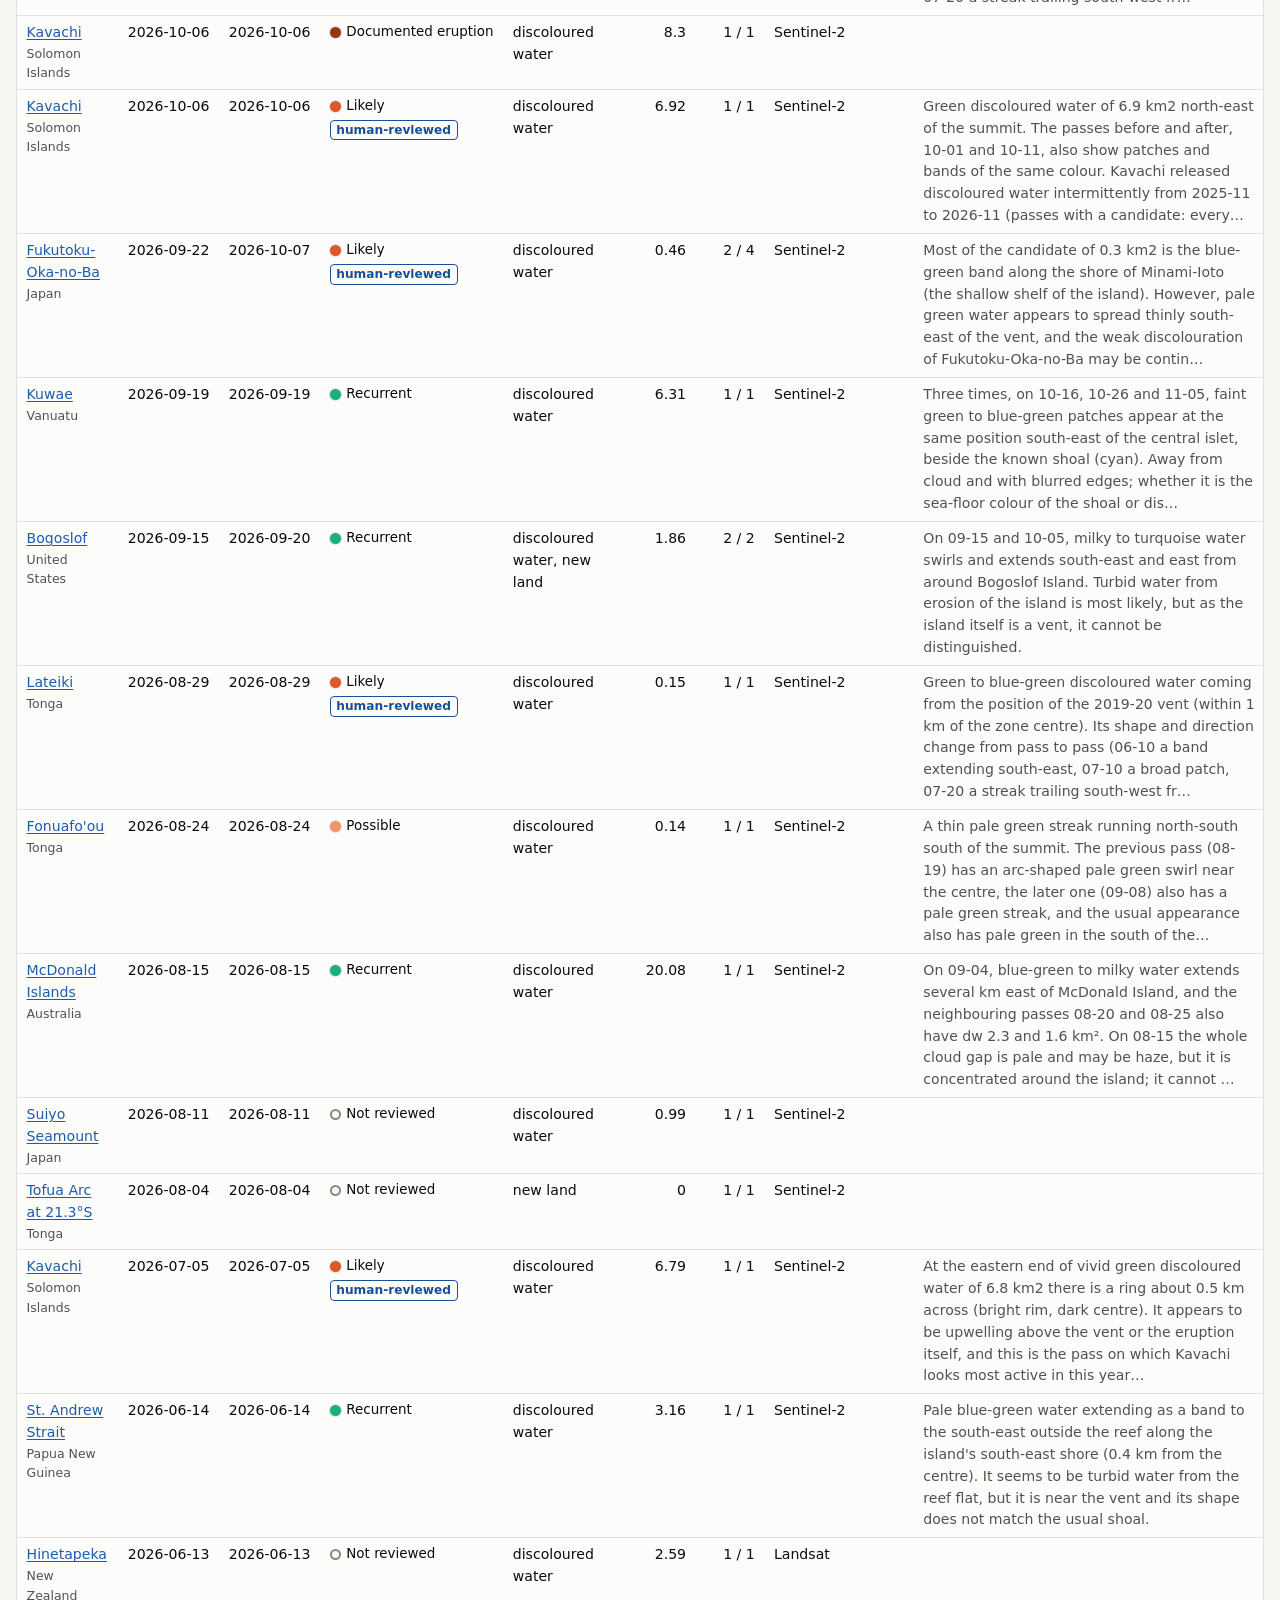
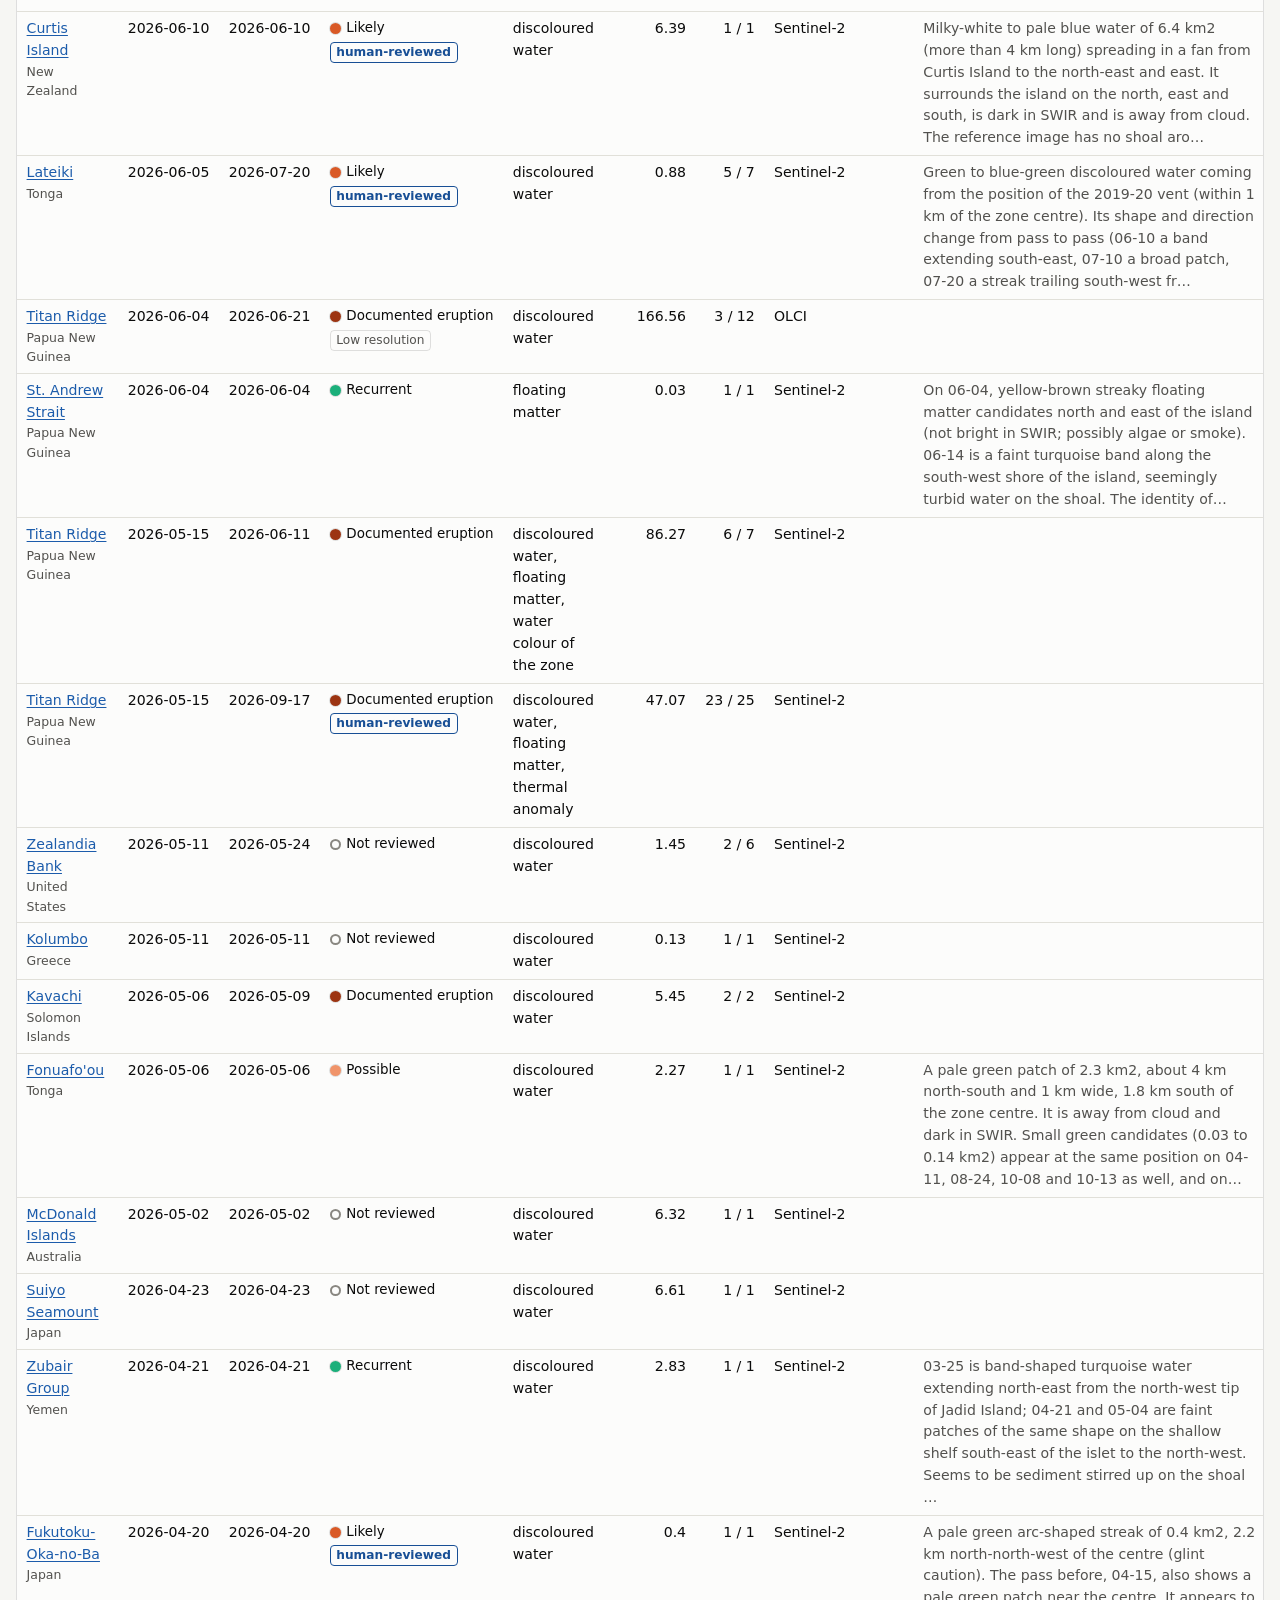
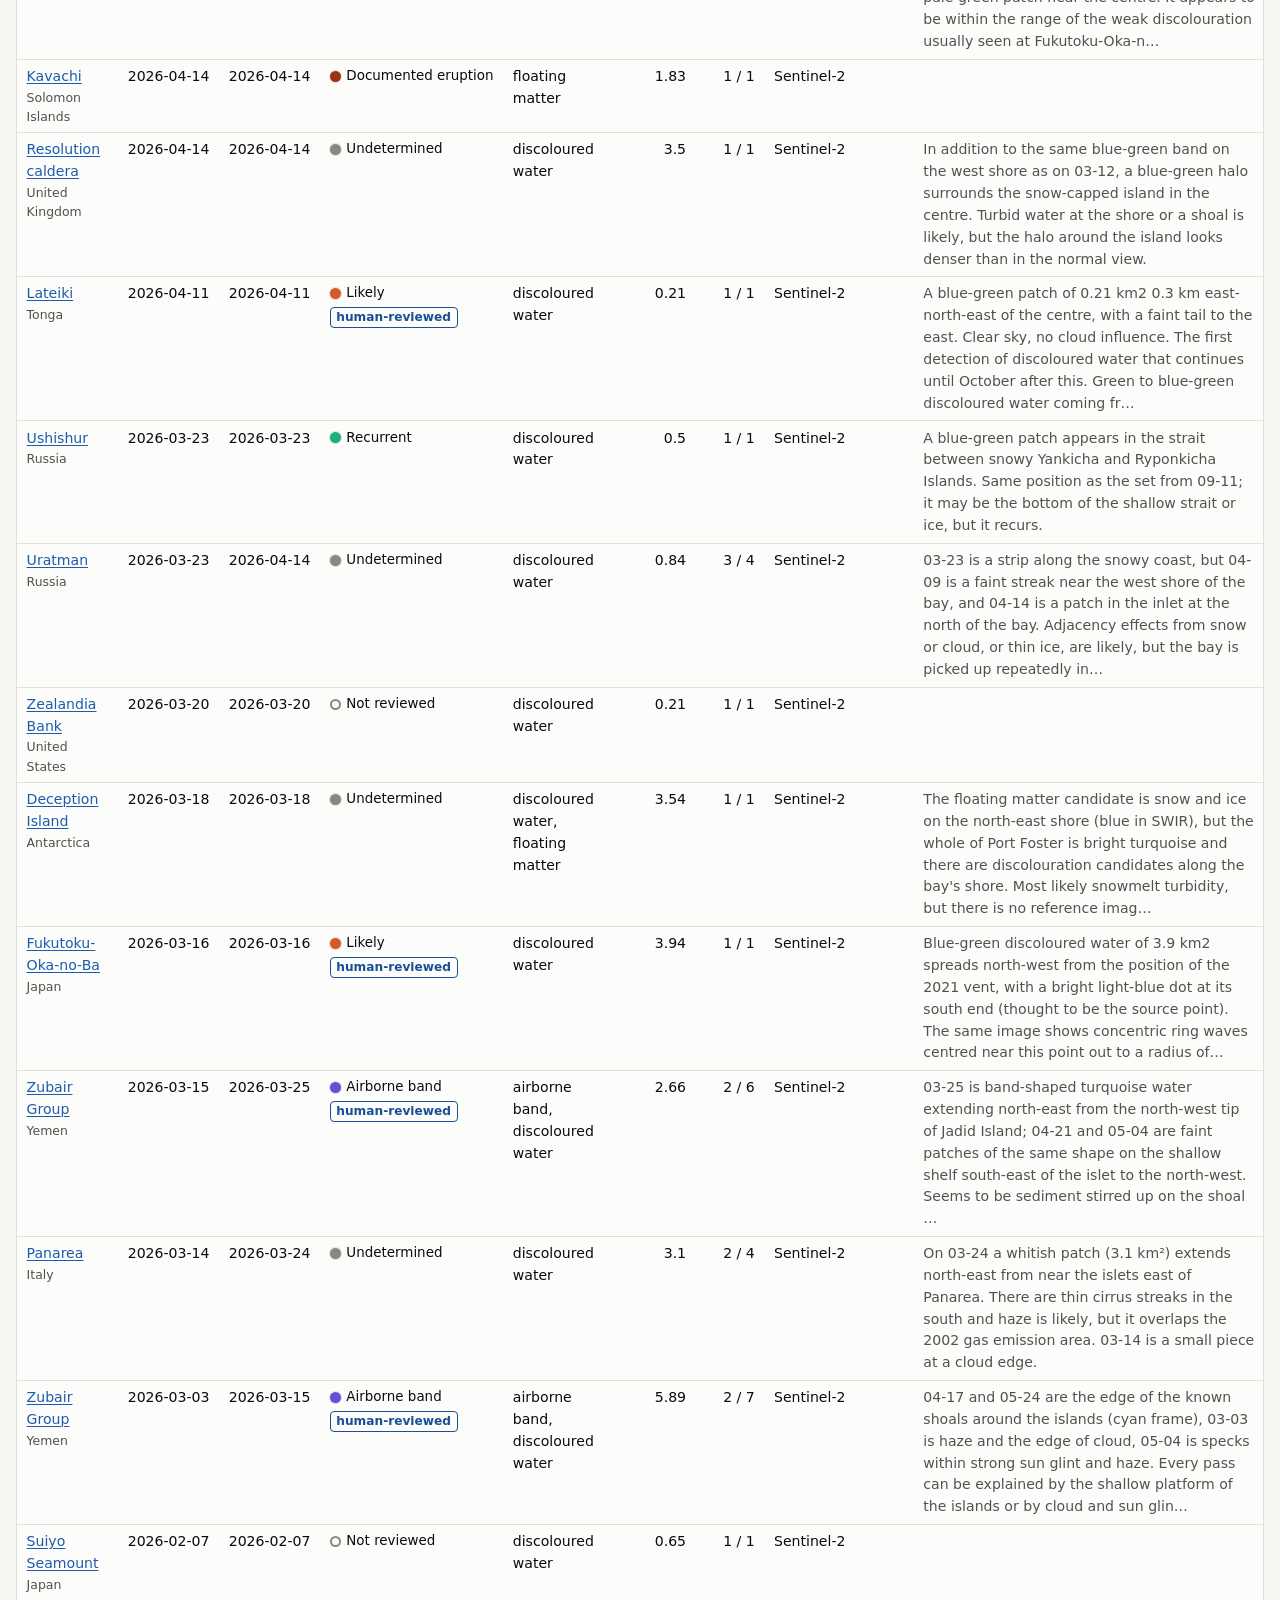
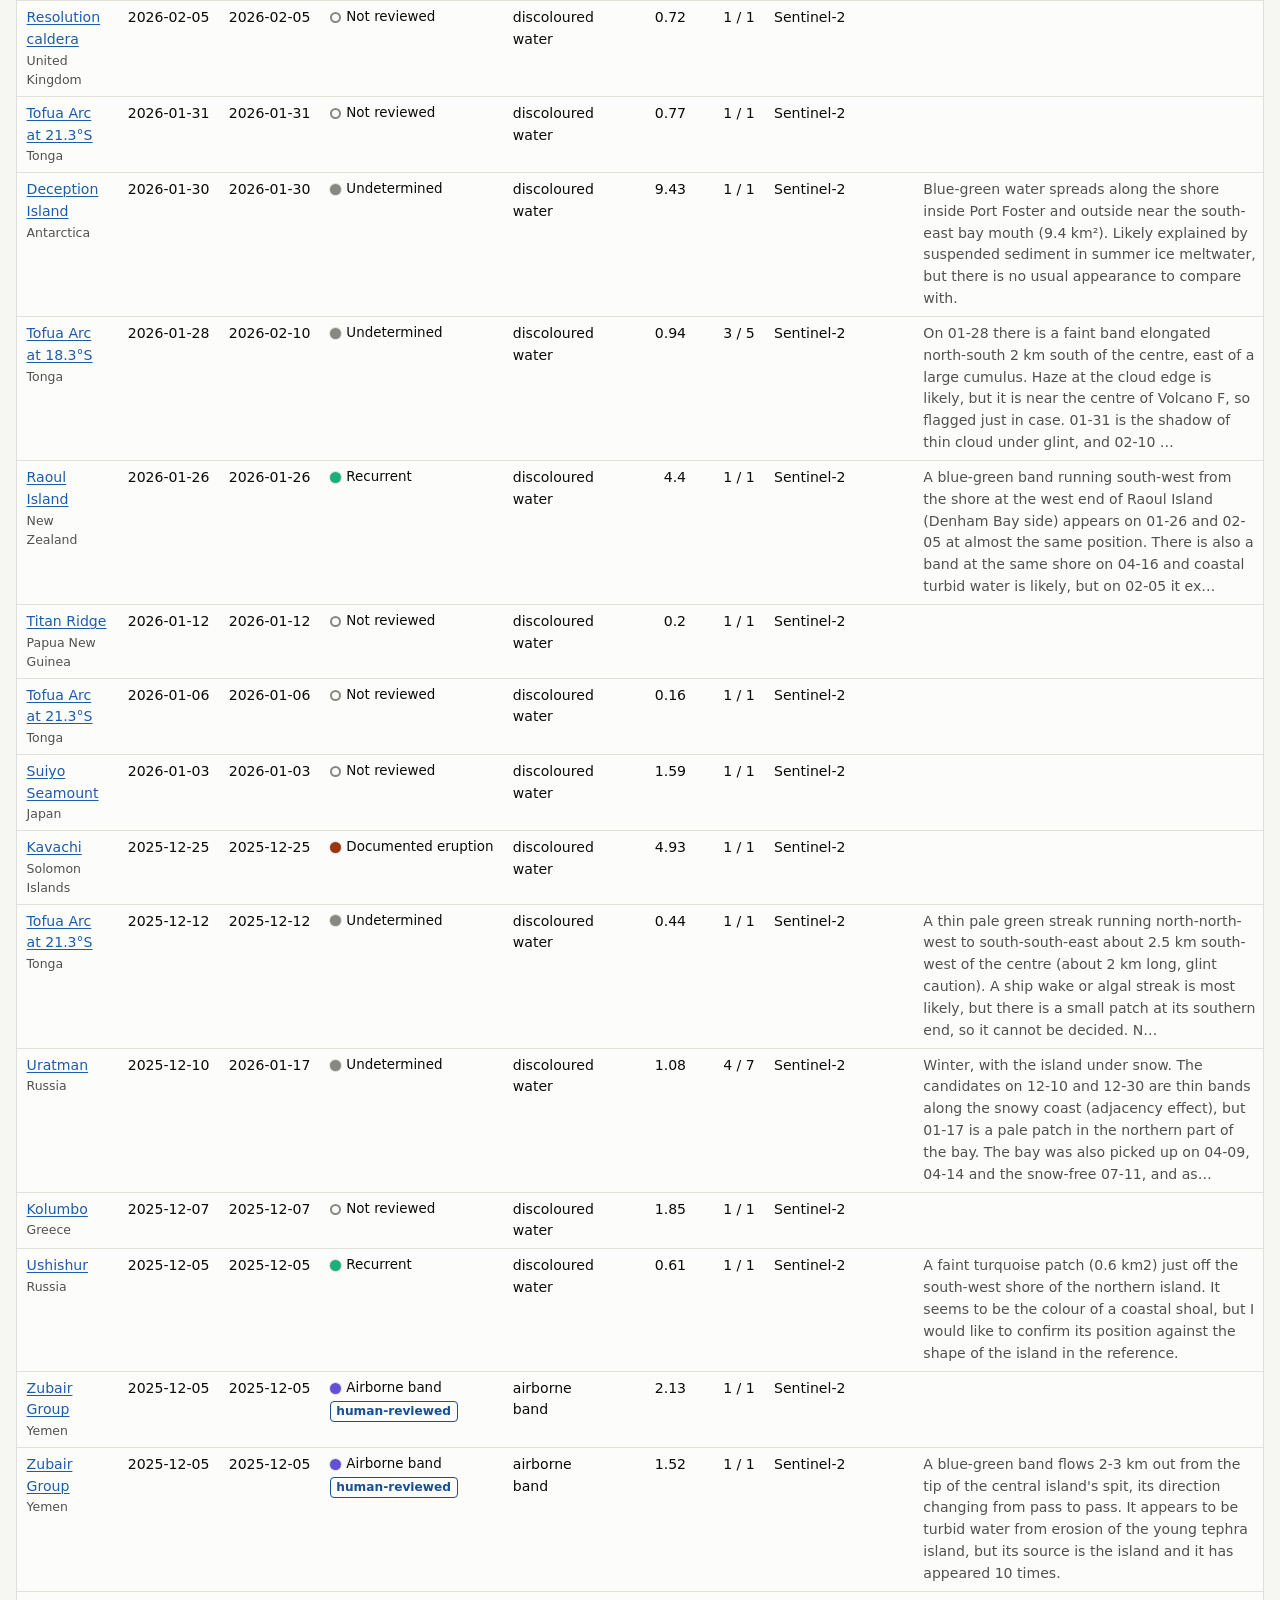
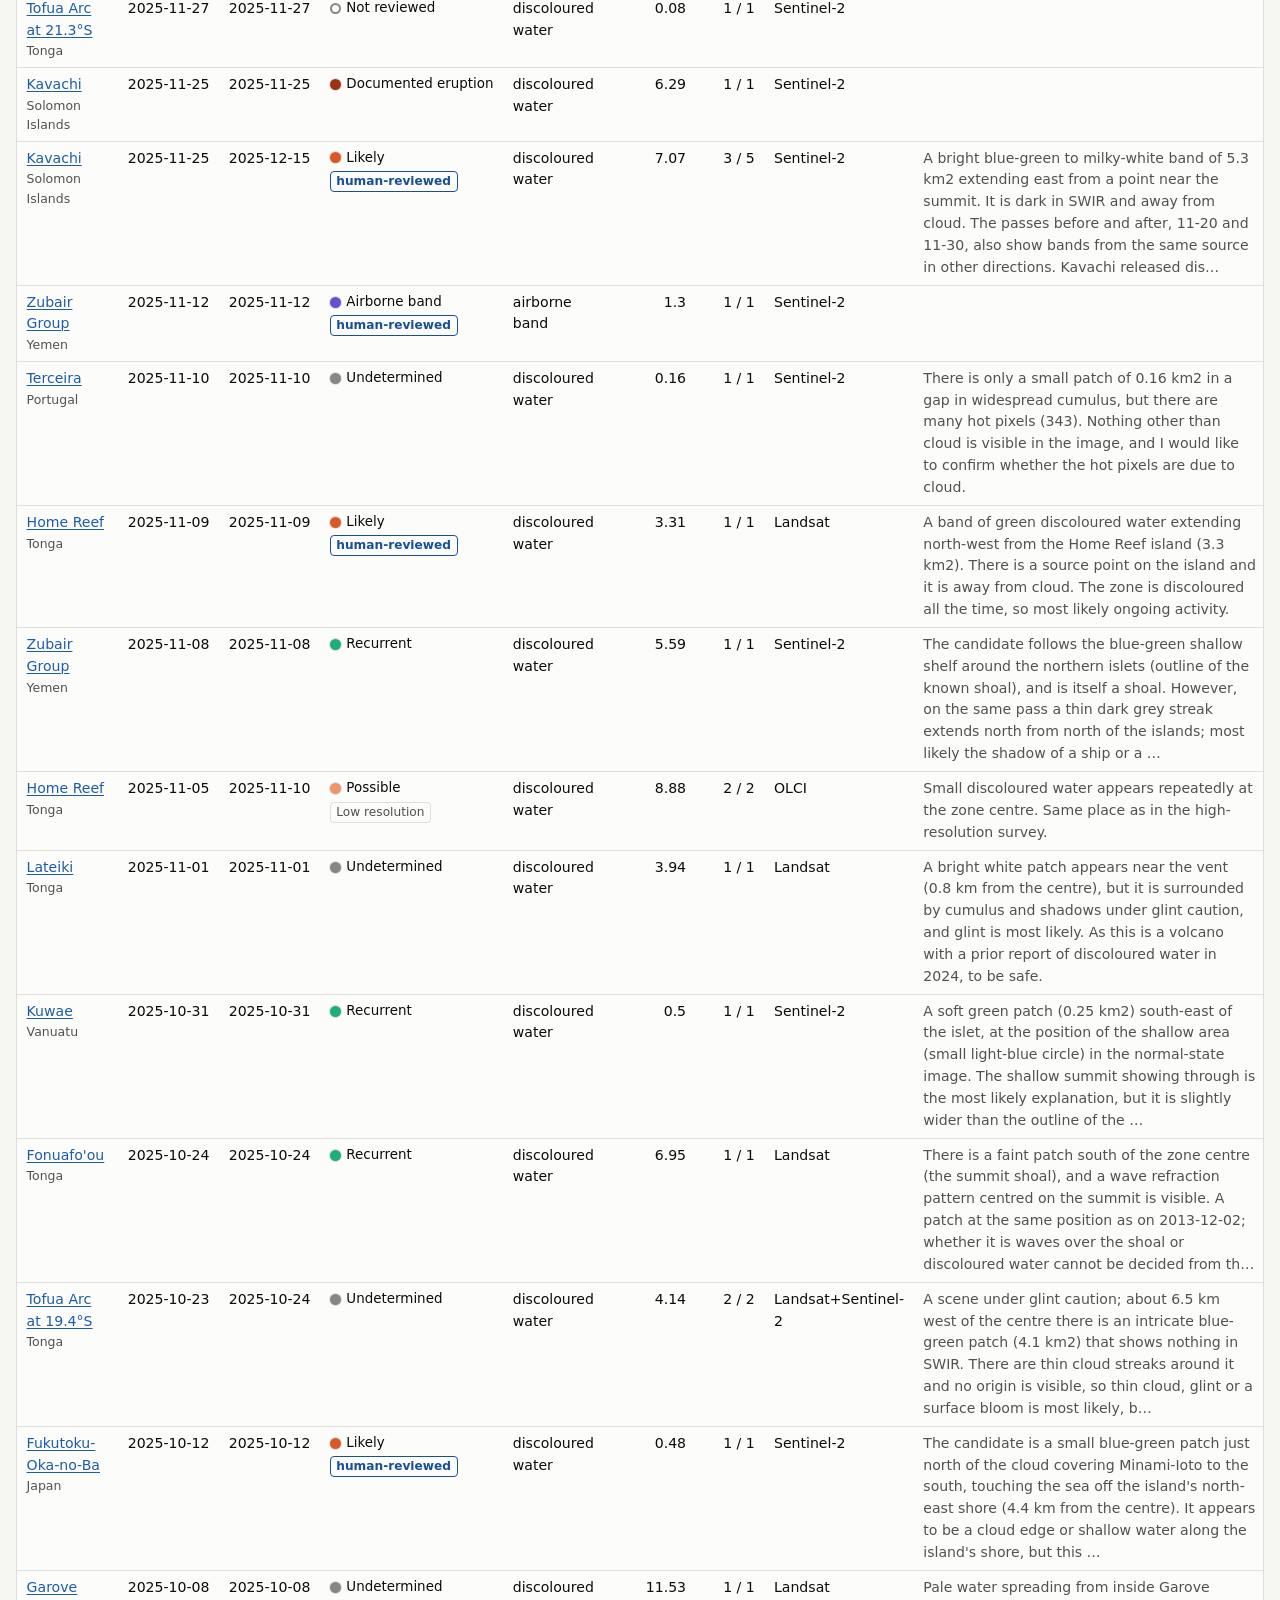
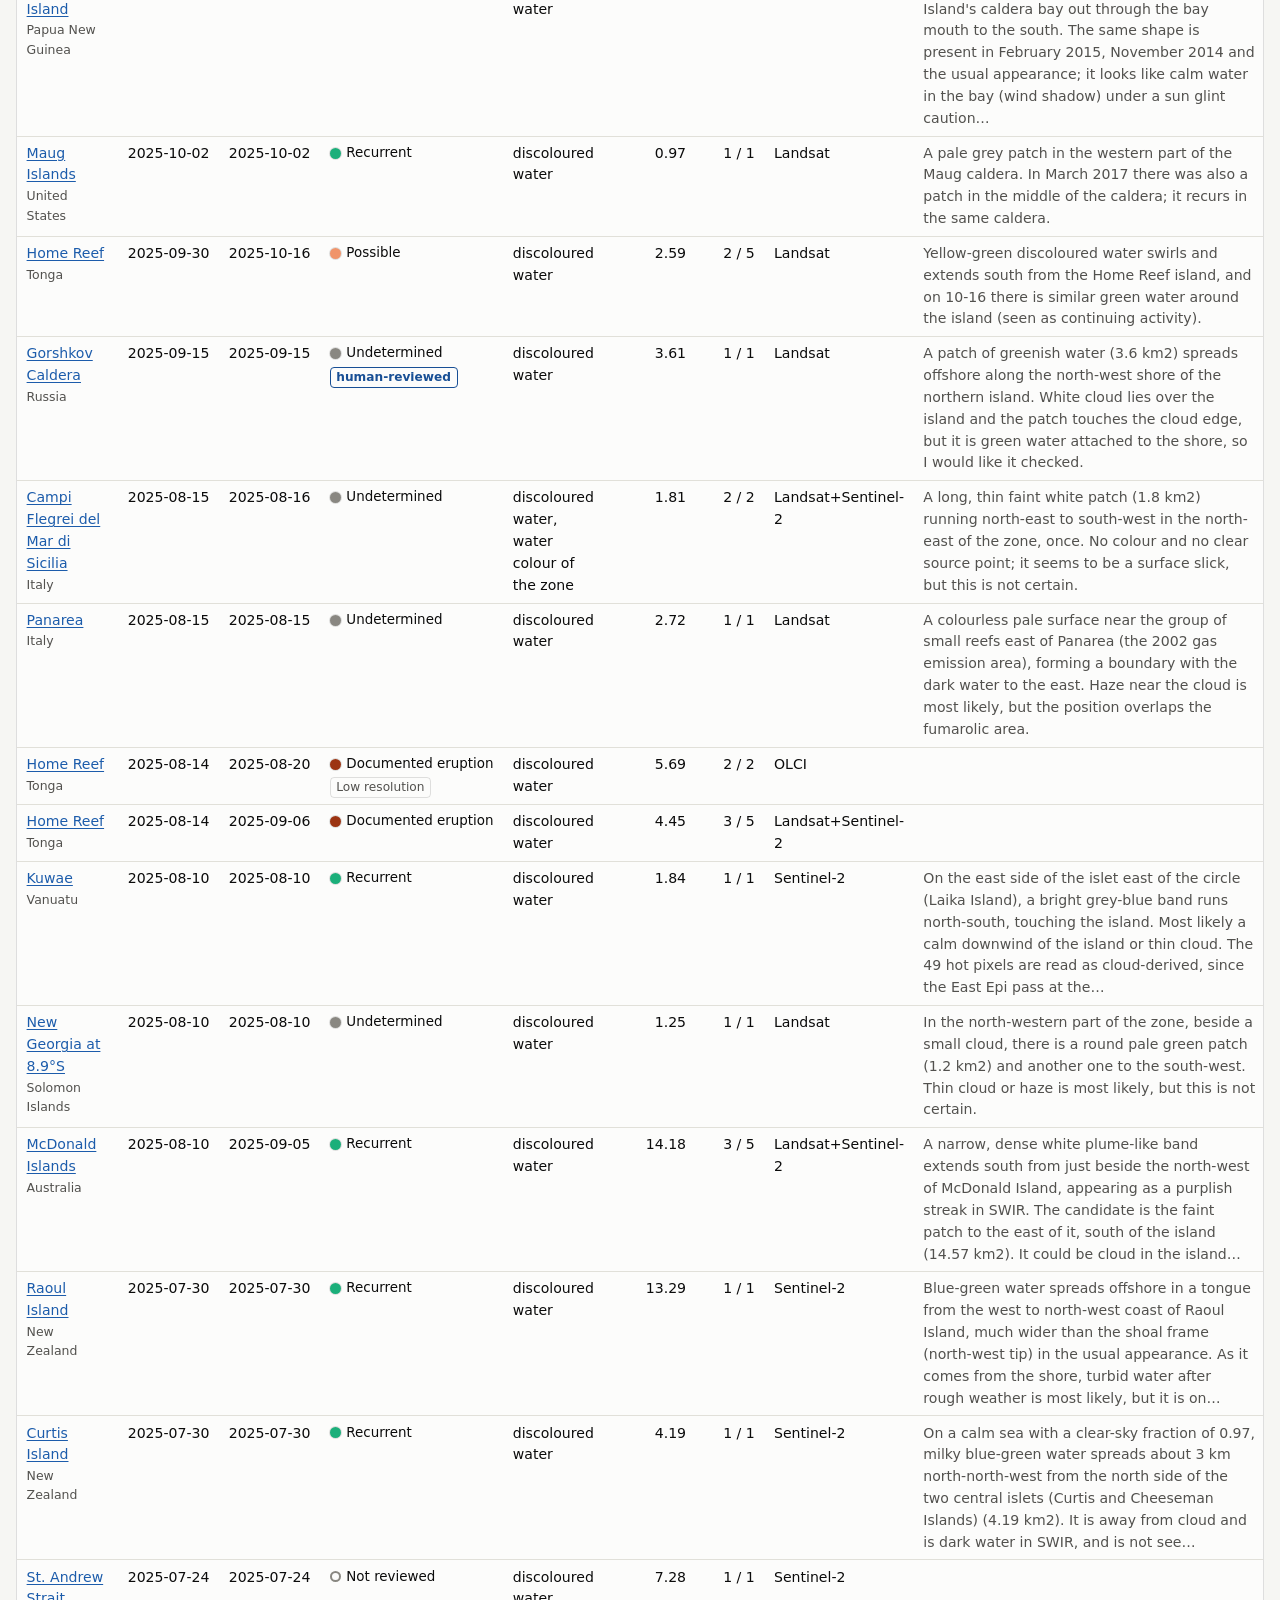
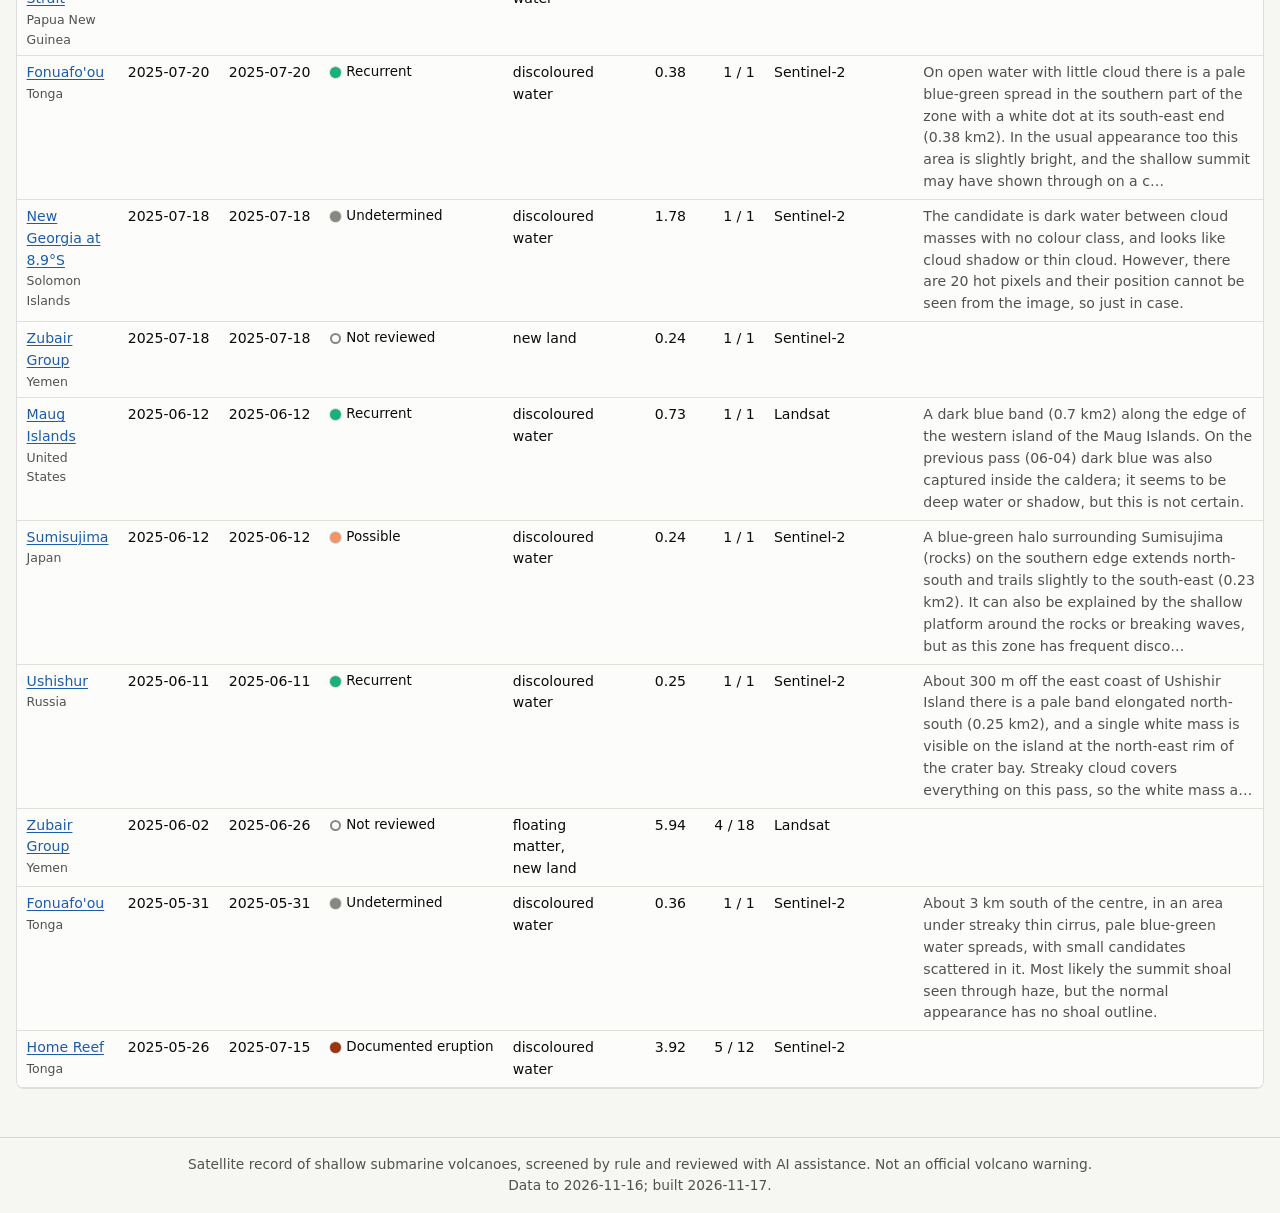
<file: episodes.html>
<!doctype html>
<html lang="en">
<head>
<meta charset="utf-8">
<meta name="viewport" content="width=device-width, initial-scale=1">
<title>Episodes · Submarine Volcano Activity Database</title>
<link rel="icon" href="assets/icon.svg" type="image/svg+xml">
<link rel="stylesheet" href="assets/css/style.css?v=3">
</head>
<body data-title="nav.episodes">
<main class="wrap">
  <h1 data-i18n="nav.episodes"></h1>
  <p class="lead" data-i18n="e.lead"></p>
  <div class="filters" role="group" aria-label="Filters">
    <input type="search" id="q" data-i18n-placeholder="e.search" data-i18n-label="e.search">
    <label><span data-i18n="e.years"></span>
      <select id="y0" data-i18n-label="e.from"></select> – <select id="y1" data-i18n-label="e.to"></select></label>
    <label><span data-i18n="e.tier"></span>
      <select id="tier">
        <option value="" data-i18n="e.tier.all"></option>
        <option value="highres" data-i18n="tier.highres"></option>
        <option value="lowres" data-i18n="tier.lowres"></option>
      </select></label>
    <label><span data-i18n="status.label"></span>
      <select id="status">
        <option value="" data-i18n="status.all"></option>
        <option value="human-reviewed" data-i18n="status.human-reviewed"></option>
        <option value="ai-reviewed" data-i18n="status.ai-reviewed"></option>
        <option value="automatic" data-i18n="status.automatic"></option>
      </select></label>
  </div>
  <div class="filters"><div class="chips" id="classes" role="group" data-i18n-label="map.classes"></div></div>
  <div class="pager">
    <strong id="count"></strong>
    <button type="button" class="btn" id="prev">‹</button>
    <span id="page"></span>
    <button type="button" class="btn" id="next">›</button>
    <button type="button" class="btn" id="download" data-i18n="e.download"></button>
  </div>
  <div class="table-wrap"><table class="data" id="table"></table></div>
  <noscript><p class="error">This page needs JavaScript. The table is <a href="db/episodes.csv">db/episodes.csv</a>.</p></noscript>
</main>
<script type="module" src="assets/js/episodes.js?v=3"></script>
</body>
</html>
</file>
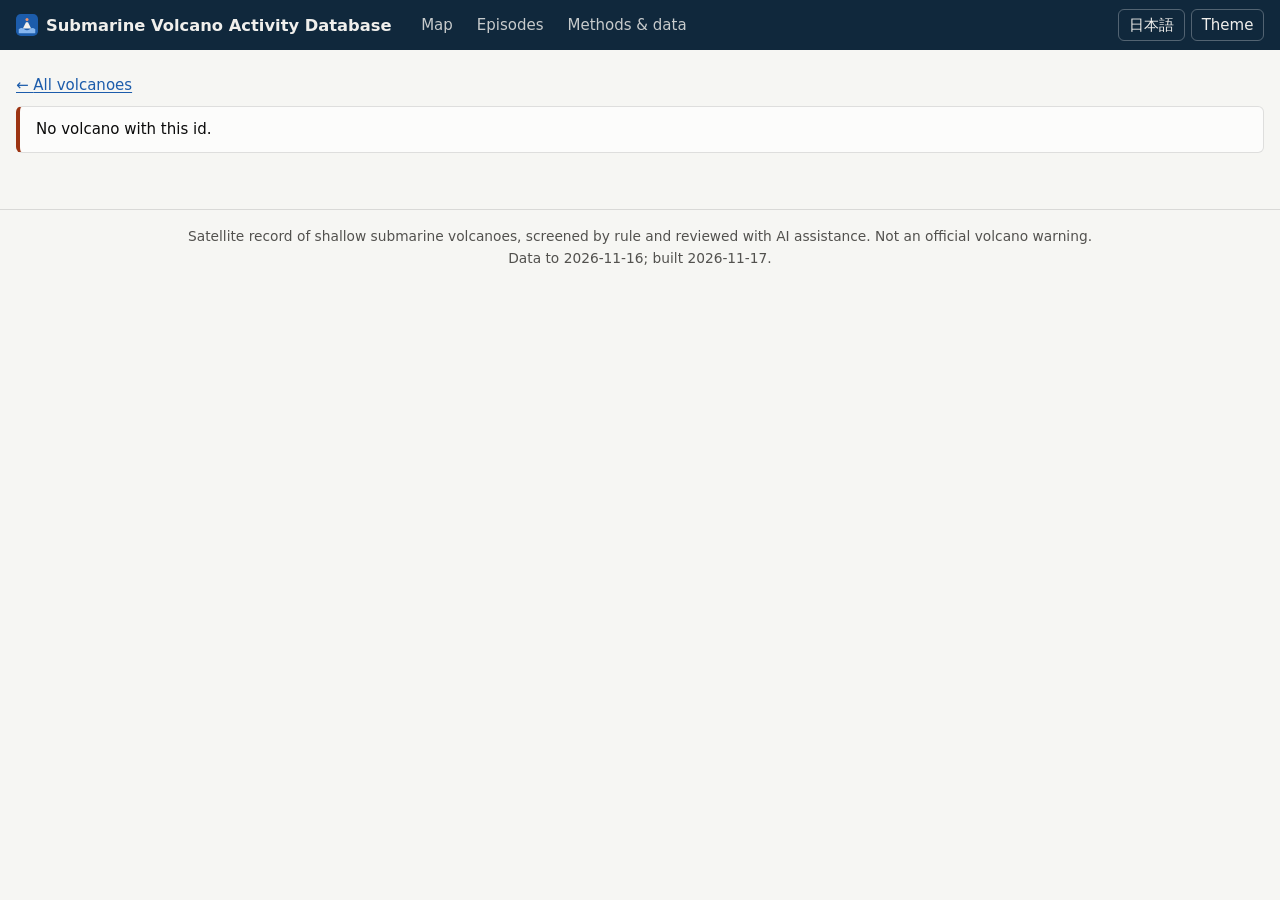
<file: volcano.html>
<!doctype html>
<html lang="en">
<head>
<meta charset="utf-8">
<meta name="viewport" content="width=device-width, initial-scale=1">
<title>Submarine Volcano Activity Database</title>
<link rel="icon" href="assets/icon.svg" type="image/svg+xml">
<link rel="stylesheet" href="assets/css/style.css?v=3">
</head>
<body>
<main class="wrap" id="main">
  <p><a href="index.html">← <span data-i18n="v.back"></span></a></p>
  <div id="head"><p class="notice" data-i18n="loading"></p></div>

  <section id="timeline-section" hidden>
    <h2 data-i18n="v.timeline"></h2>
    <div class="filters">
      <div class="seg" id="range" role="group">
        <button type="button" data-range="all" data-i18n="v.range.all"></button>
        <button type="button" data-range="5" data-i18n="v.range.5y"></button>
        <button type="button" data-range="1" data-i18n="v.range.1y"></button>
      </div>
      <div class="seg" role="group">
        <button type="button" id="zoom-out" aria-label="Zoom out">−</button>
        <button type="button" id="zoom-in" aria-label="Zoom in">+</button>
      </div>
      <label id="zone-label"><span data-i18n="v.zone"></span> <select id="zone"></select></label>
      <label><input type="checkbox" id="dismissed"> <span data-i18n="v.dismissed"></span></label>
    </div>
    <div class="chart-card">
      <canvas id="chart" tabindex="0" role="img" aria-label="Timeline of passes and episodes"></canvas>
      <div class="tooltip" id="tip" hidden></div>
      <div class="chart-legend" id="legend"></div>
    </div>
    <p class="notice" id="own-history" hidden data-i18n="v.ownHistory"></p>
    <p class="notice" data-i18n="v.timeline.help"></p>

    <div id="viewer-section" hidden>
      <h2 data-i18n="v.image"></h2>
      <div class="strip" id="strip"></div>
      <div class="viewer">
        <div>
          <figure>
            <img id="ql" alt="" hidden>
            <div class="halves"><span data-i18n="v.image.left"></span><span data-i18n="v.image.right"></span></div>
          </figure>
          <p class="notice"><span data-i18n="v.image.circle"></span> <a id="ql-open" target="_blank" rel="noopener" hidden data-i18n="v.image.open"></a></p>
        </div>
        <div class="info card">
          <div class="nav">
            <button type="button" class="btn" id="prev-alert">« <span data-i18n="v.prevAlert"></span></button>
            <button type="button" class="btn" id="prev">‹ <span data-i18n="v.prev"></span></button>
            <button type="button" class="btn" id="next"><span data-i18n="v.next"></span> ›</button>
            <button type="button" class="btn" id="next-alert"><span data-i18n="v.nextAlert"></span> »</button>
          </div>
          <div id="pass-info"><p class="notice" data-i18n="v.image.none"></p></div>
        </div>
      </div>
    </div>
  </section>

  <section id="episodes-section" hidden>
    <h2 data-i18n="v.episodes"></h2>
    <div class="filters"><button type="button" class="btn" id="toggle-dismissed" hidden></button></div>
    <div class="episodes" id="episodes"></div>
  </section>

  <section id="figures-section" hidden>
    <h2 data-i18n="v.figures"></h2>
    <div class="figs" id="figures"></div>
  </section>

  <section id="jcg-section" hidden>
    <h2 data-i18n="v.jcg"></h2>
    <p class="notice" id="jcg-source"></p>
    <div class="table-wrap" style="max-height: 420px; overflow: auto"><table class="data" id="jcg"></table></div>
  </section>

  <section id="records-section" hidden>
    <h2 data-i18n="v.records"></h2>
    <div id="records"></div>
  </section>

  <section id="zones-section" hidden>
    <h2 data-i18n="v.zones"></h2>
    <div class="table-wrap"><table class="data" id="zones"></table></div>
    <h2 data-i18n="v.known" id="known-title" hidden></h2>
    <div class="table-wrap" id="known-wrap" hidden><table class="data" id="known"></table></div>
    <h2 data-i18n="v.data"></h2>
    <p id="data-links"></p>
  </section>
  <noscript><p class="error">This page needs JavaScript. The data are plain CSV files under <a href="db/">db/</a>.</p></noscript>
</main>
<script type="module" src="assets/js/volcano.js?v=5"></script>
</body>
</html>
</file>
<file: assets/vendor/leaflet/leaflet.css>
/* required styles */

.leaflet-pane,
.leaflet-tile,
.leaflet-marker-icon,
.leaflet-marker-shadow,
.leaflet-tile-container,
.leaflet-pane > svg,
.leaflet-pane > canvas,
.leaflet-zoom-box,
.leaflet-image-layer,
.leaflet-layer {
	position: absolute;
	left: 0;
	top: 0;
	}
.leaflet-container {
	overflow: hidden;
	}
.leaflet-tile,
.leaflet-marker-icon,
.leaflet-marker-shadow {
	-webkit-user-select: none;
	   -moz-user-select: none;
	        user-select: none;
	  -webkit-user-drag: none;
	}
/* Prevents IE11 from highlighting tiles in blue */
.leaflet-tile::selection {
	background: transparent;
}
/* Safari renders non-retina tile on retina better with this, but Chrome is worse */
.leaflet-safari .leaflet-tile {
	image-rendering: -webkit-optimize-contrast;
	}
/* hack that prevents hw layers "stretching" when loading new tiles */
.leaflet-safari .leaflet-tile-container {
	width: 1600px;
	height: 1600px;
	-webkit-transform-origin: 0 0;
	}
.leaflet-marker-icon,
.leaflet-marker-shadow {
	display: block;
	}
/* .leaflet-container svg: reset svg max-width decleration shipped in Joomla! (joomla.org) 3.x */
/* .leaflet-container img: map is broken in FF if you have max-width: 100% on tiles */
.leaflet-container .leaflet-overlay-pane svg {
	max-width: none !important;
	max-height: none !important;
	}
.leaflet-container .leaflet-marker-pane img,
.leaflet-container .leaflet-shadow-pane img,
.leaflet-container .leaflet-tile-pane img,
.leaflet-container img.leaflet-image-layer,
.leaflet-container .leaflet-tile {
	max-width: none !important;
	max-height: none !important;
	width: auto;
	padding: 0;
	}

.leaflet-container img.leaflet-tile {
	/* See: https://bugs.chromium.org/p/chromium/issues/detail?id=600120 */
	mix-blend-mode: plus-lighter;
}

.leaflet-container.leaflet-touch-zoom {
	-ms-touch-action: pan-x pan-y;
	touch-action: pan-x pan-y;
	}
.leaflet-container.leaflet-touch-drag {
	-ms-touch-action: pinch-zoom;
	/* Fallback for FF which doesn't support pinch-zoom */
	touch-action: none;
	touch-action: pinch-zoom;
}
.leaflet-container.leaflet-touch-drag.leaflet-touch-zoom {
	-ms-touch-action: none;
	touch-action: none;
}
.leaflet-container {
	-webkit-tap-highlight-color: transparent;
}
.leaflet-container a {
	-webkit-tap-highlight-color: rgba(51, 181, 229, 0.4);
}
.leaflet-tile {
	filter: inherit;
	visibility: hidden;
	}
.leaflet-tile-loaded {
	visibility: inherit;
	}
.leaflet-zoom-box {
	width: 0;
	height: 0;
	-moz-box-sizing: border-box;
	     box-sizing: border-box;
	z-index: 800;
	}
/* workaround for https://bugzilla.mozilla.org/show_bug.cgi?id=888319 */
.leaflet-overlay-pane svg {
	-moz-user-select: none;
	}

.leaflet-pane         { z-index: 400; }

.leaflet-tile-pane    { z-index: 200; }
.leaflet-overlay-pane { z-index: 400; }
.leaflet-shadow-pane  { z-index: 500; }
.leaflet-marker-pane  { z-index: 600; }
.leaflet-tooltip-pane   { z-index: 650; }
.leaflet-popup-pane   { z-index: 700; }

.leaflet-map-pane canvas { z-index: 100; }
.leaflet-map-pane svg    { z-index: 200; }

.leaflet-vml-shape {
	width: 1px;
	height: 1px;
	}
.lvml {
	behavior: url(#default#VML);
	display: inline-block;
	position: absolute;
	}


/* control positioning */

.leaflet-control {
	position: relative;
	z-index: 800;
	pointer-events: visiblePainted; /* IE 9-10 doesn't have auto */
	pointer-events: auto;
	}
.leaflet-top,
.leaflet-bottom {
	position: absolute;
	z-index: 1000;
	pointer-events: none;
	}
.leaflet-top {
	top: 0;
	}
.leaflet-right {
	right: 0;
	}
.leaflet-bottom {
	bottom: 0;
	}
.leaflet-left {
	left: 0;
	}
.leaflet-control {
	float: left;
	clear: both;
	}
.leaflet-right .leaflet-control {
	float: right;
	}
.leaflet-top .leaflet-control {
	margin-top: 10px;
	}
.leaflet-bottom .leaflet-control {
	margin-bottom: 10px;
	}
.leaflet-left .leaflet-control {
	margin-left: 10px;
	}
.leaflet-right .leaflet-control {
	margin-right: 10px;
	}


/* zoom and fade animations */

.leaflet-fade-anim .leaflet-popup {
	opacity: 0;
	-webkit-transition: opacity 0.2s linear;
	   -moz-transition: opacity 0.2s linear;
	        transition: opacity 0.2s linear;
	}
.leaflet-fade-anim .leaflet-map-pane .leaflet-popup {
	opacity: 1;
	}
.leaflet-zoom-animated {
	-webkit-transform-origin: 0 0;
	    -ms-transform-origin: 0 0;
	        transform-origin: 0 0;
	}
svg.leaflet-zoom-animated {
	will-change: transform;
}

.leaflet-zoom-anim .leaflet-zoom-animated {
	-webkit-transition: -webkit-transform 0.25s cubic-bezier(0,0,0.25,1);
	   -moz-transition:    -moz-transform 0.25s cubic-bezier(0,0,0.25,1);
	        transition:         transform 0.25s cubic-bezier(0,0,0.25,1);
	}
.leaflet-zoom-anim .leaflet-tile,
.leaflet-pan-anim .leaflet-tile {
	-webkit-transition: none;
	   -moz-transition: none;
	        transition: none;
	}

.leaflet-zoom-anim .leaflet-zoom-hide {
	visibility: hidden;
	}


/* cursors */

.leaflet-interactive {
	cursor: pointer;
	}
.leaflet-grab {
	cursor: -webkit-grab;
	cursor:    -moz-grab;
	cursor:         grab;
	}
.leaflet-crosshair,
.leaflet-crosshair .leaflet-interactive {
	cursor: crosshair;
	}
.leaflet-popup-pane,
.leaflet-control {
	cursor: auto;
	}
.leaflet-dragging .leaflet-grab,
.leaflet-dragging .leaflet-grab .leaflet-interactive,
.leaflet-dragging .leaflet-marker-draggable {
	cursor: move;
	cursor: -webkit-grabbing;
	cursor:    -moz-grabbing;
	cursor:         grabbing;
	}

/* marker & overlays interactivity */
.leaflet-marker-icon,
.leaflet-marker-shadow,
.leaflet-image-layer,
.leaflet-pane > svg path,
.leaflet-tile-container {
	pointer-events: none;
	}

.leaflet-marker-icon.leaflet-interactive,
.leaflet-image-layer.leaflet-interactive,
.leaflet-pane > svg path.leaflet-interactive,
svg.leaflet-image-layer.leaflet-interactive path {
	pointer-events: visiblePainted; /* IE 9-10 doesn't have auto */
	pointer-events: auto;
	}

/* visual tweaks */

.leaflet-container {
	background: #ddd;
	outline-offset: 1px;
	}
.leaflet-container a {
	color: #0078A8;
	}
.leaflet-zoom-box {
	border: 2px dotted #38f;
	background: rgba(255,255,255,0.5);
	}


/* general typography */
.leaflet-container {
	font-family: "Helvetica Neue", Arial, Helvetica, sans-serif;
	font-size: 12px;
	font-size: 0.75rem;
	line-height: 1.5;
	}


/* general toolbar styles */

.leaflet-bar {
	box-shadow: 0 1px 5px rgba(0,0,0,0.65);
	border-radius: 4px;
	}
.leaflet-bar a {
	background-color: #fff;
	border-bottom: 1px solid #ccc;
	width: 26px;
	height: 26px;
	line-height: 26px;
	display: block;
	text-align: center;
	text-decoration: none;
	color: black;
	}
.leaflet-bar a,
.leaflet-control-layers-toggle {
	background-position: 50% 50%;
	background-repeat: no-repeat;
	display: block;
	}
.leaflet-bar a:hover,
.leaflet-bar a:focus {
	background-color: #f4f4f4;
	}
.leaflet-bar a:first-child {
	border-top-left-radius: 4px;
	border-top-right-radius: 4px;
	}
.leaflet-bar a:last-child {
	border-bottom-left-radius: 4px;
	border-bottom-right-radius: 4px;
	border-bottom: none;
	}
.leaflet-bar a.leaflet-disabled {
	cursor: default;
	background-color: #f4f4f4;
	color: #bbb;
	}

.leaflet-touch .leaflet-bar a {
	width: 30px;
	height: 30px;
	line-height: 30px;
	}
.leaflet-touch .leaflet-bar a:first-child {
	border-top-left-radius: 2px;
	border-top-right-radius: 2px;
	}
.leaflet-touch .leaflet-bar a:last-child {
	border-bottom-left-radius: 2px;
	border-bottom-right-radius: 2px;
	}

/* zoom control */

.leaflet-control-zoom-in,
.leaflet-control-zoom-out {
	font: bold 18px 'Lucida Console', Monaco, monospace;
	text-indent: 1px;
	}

.leaflet-touch .leaflet-control-zoom-in, .leaflet-touch .leaflet-control-zoom-out  {
	font-size: 22px;
	}


/* layers control */

.leaflet-control-layers {
	box-shadow: 0 1px 5px rgba(0,0,0,0.4);
	background: #fff;
	border-radius: 5px;
	}
.leaflet-control-layers-toggle {
	background-image: url(images/layers.png);
	width: 36px;
	height: 36px;
	}
.leaflet-retina .leaflet-control-layers-toggle {
	background-image: url(images/layers-2x.png);
	background-size: 26px 26px;
	}
.leaflet-touch .leaflet-control-layers-toggle {
	width: 44px;
	height: 44px;
	}
.leaflet-control-layers .leaflet-control-layers-list,
.leaflet-control-layers-expanded .leaflet-control-layers-toggle {
	display: none;
	}
.leaflet-control-layers-expanded .leaflet-control-layers-list {
	display: block;
	position: relative;
	}
.leaflet-control-layers-expanded {
	padding: 6px 10px 6px 6px;
	color: #333;
	background: #fff;
	}
.leaflet-control-layers-scrollbar {
	overflow-y: scroll;
	overflow-x: hidden;
	padding-right: 5px;
	}
.leaflet-control-layers-selector {
	margin-top: 2px;
	position: relative;
	top: 1px;
	}
.leaflet-control-layers label {
	display: block;
	font-size: 13px;
	font-size: 1.08333em;
	}
.leaflet-control-layers-separator {
	height: 0;
	border-top: 1px solid #ddd;
	margin: 5px -10px 5px -6px;
	}

/* Default icon URLs */
.leaflet-default-icon-path { /* used only in path-guessing heuristic, see L.Icon.Default */
	background-image: url(images/marker-icon.png);
	}


/* attribution and scale controls */

.leaflet-container .leaflet-control-attribution {
	background: #fff;
	background: rgba(255, 255, 255, 0.8);
	margin: 0;
	}
.leaflet-control-attribution,
.leaflet-control-scale-line {
	padding: 0 5px;
	color: #333;
	line-height: 1.4;
	}
.leaflet-control-attribution a {
	text-decoration: none;
	}
.leaflet-control-attribution a:hover,
.leaflet-control-attribution a:focus {
	text-decoration: underline;
	}
.leaflet-attribution-flag {
	display: inline !important;
	vertical-align: baseline !important;
	width: 1em;
	height: 0.6669em;
	}
.leaflet-left .leaflet-control-scale {
	margin-left: 5px;
	}
.leaflet-bottom .leaflet-control-scale {
	margin-bottom: 5px;
	}
.leaflet-control-scale-line {
	border: 2px solid #777;
	border-top: none;
	line-height: 1.1;
	padding: 2px 5px 1px;
	white-space: nowrap;
	-moz-box-sizing: border-box;
	     box-sizing: border-box;
	background: rgba(255, 255, 255, 0.8);
	text-shadow: 1px 1px #fff;
	}
.leaflet-control-scale-line:not(:first-child) {
	border-top: 2px solid #777;
	border-bottom: none;
	margin-top: -2px;
	}
.leaflet-control-scale-line:not(:first-child):not(:last-child) {
	border-bottom: 2px solid #777;
	}

.leaflet-touch .leaflet-control-attribution,
.leaflet-touch .leaflet-control-layers,
.leaflet-touch .leaflet-bar {
	box-shadow: none;
	}
.leaflet-touch .leaflet-control-layers,
.leaflet-touch .leaflet-bar {
	border: 2px solid rgba(0,0,0,0.2);
	background-clip: padding-box;
	}


/* popup */

.leaflet-popup {
	position: absolute;
	text-align: center;
	margin-bottom: 20px;
	}
.leaflet-popup-content-wrapper {
	padding: 1px;
	text-align: left;
	border-radius: 12px;
	}
.leaflet-popup-content {
	margin: 13px 24px 13px 20px;
	line-height: 1.3;
	font-size: 13px;
	font-size: 1.08333em;
	min-height: 1px;
	}
.leaflet-popup-content p {
	margin: 17px 0;
	margin: 1.3em 0;
	}
.leaflet-popup-tip-container {
	width: 40px;
	height: 20px;
	position: absolute;
	left: 50%;
	margin-top: -1px;
	margin-left: -20px;
	overflow: hidden;
	pointer-events: none;
	}
.leaflet-popup-tip {
	width: 17px;
	height: 17px;
	padding: 1px;

	margin: -10px auto 0;
	pointer-events: auto;

	-webkit-transform: rotate(45deg);
	   -moz-transform: rotate(45deg);
	    -ms-transform: rotate(45deg);
	        transform: rotate(45deg);
	}
.leaflet-popup-content-wrapper,
.leaflet-popup-tip {
	background: white;
	color: #333;
	box-shadow: 0 3px 14px rgba(0,0,0,0.4);
	}
.leaflet-container a.leaflet-popup-close-button {
	position: absolute;
	top: 0;
	right: 0;
	border: none;
	text-align: center;
	width: 24px;
	height: 24px;
	font: 16px/24px Tahoma, Verdana, sans-serif;
	color: #757575;
	text-decoration: none;
	background: transparent;
	}
.leaflet-container a.leaflet-popup-close-button:hover,
.leaflet-container a.leaflet-popup-close-button:focus {
	color: #585858;
	}
.leaflet-popup-scrolled {
	overflow: auto;
	}

.leaflet-oldie .leaflet-popup-content-wrapper {
	-ms-zoom: 1;
	}
.leaflet-oldie .leaflet-popup-tip {
	width: 24px;
	margin: 0 auto;

	-ms-filter: "progid:DXImageTransform.Microsoft.Matrix(M11=0.70710678, M12=0.70710678, M21=-0.70710678, M22=0.70710678)";
	filter: progid:DXImageTransform.Microsoft.Matrix(M11=0.70710678, M12=0.70710678, M21=-0.70710678, M22=0.70710678);
	}

.leaflet-oldie .leaflet-control-zoom,
.leaflet-oldie .leaflet-control-layers,
.leaflet-oldie .leaflet-popup-content-wrapper,
.leaflet-oldie .leaflet-popup-tip {
	border: 1px solid #999;
	}


/* div icon */

.leaflet-div-icon {
	background: #fff;
	border: 1px solid #666;
	}


/* Tooltip */
/* Base styles for the element that has a tooltip */
.leaflet-tooltip {
	position: absolute;
	padding: 6px;
	background-color: #fff;
	border: 1px solid #fff;
	border-radius: 3px;
	color: #222;
	white-space: nowrap;
	-webkit-user-select: none;
	-moz-user-select: none;
	-ms-user-select: none;
	user-select: none;
	pointer-events: none;
	box-shadow: 0 1px 3px rgba(0,0,0,0.4);
	}
.leaflet-tooltip.leaflet-interactive {
	cursor: pointer;
	pointer-events: auto;
	}
.leaflet-tooltip-top:before,
.leaflet-tooltip-bottom:before,
.leaflet-tooltip-left:before,
.leaflet-tooltip-right:before {
	position: absolute;
	pointer-events: none;
	border: 6px solid transparent;
	background: transparent;
	content: "";
	}

/* Directions */

.leaflet-tooltip-bottom {
	margin-top: 6px;
}
.leaflet-tooltip-top {
	margin-top: -6px;
}
.leaflet-tooltip-bottom:before,
.leaflet-tooltip-top:before {
	left: 50%;
	margin-left: -6px;
	}
.leaflet-tooltip-top:before {
	bottom: 0;
	margin-bottom: -12px;
	border-top-color: #fff;
	}
.leaflet-tooltip-bottom:before {
	top: 0;
	margin-top: -12px;
	margin-left: -6px;
	border-bottom-color: #fff;
	}
.leaflet-tooltip-left {
	margin-left: -6px;
}
.leaflet-tooltip-right {
	margin-left: 6px;
}
.leaflet-tooltip-left:before,
.leaflet-tooltip-right:before {
	top: 50%;
	margin-top: -6px;
	}
.leaflet-tooltip-left:before {
	right: 0;
	margin-right: -12px;
	border-left-color: #fff;
	}
.leaflet-tooltip-right:before {
	left: 0;
	margin-left: -12px;
	border-right-color: #fff;
	}

/* Printing */

@media print {
	/* Prevent printers from removing background-images of controls. */
	.leaflet-control {
		-webkit-print-color-adjust: exact;
		print-color-adjust: exact;
		}
	}
</file>
<file: assets/css/style.css>
/* Submarine Volcano Activity Database - one stylesheet for all pages.
   Colours are tokens; the dark values are selected steps, not an automatic flip. */

:root {
  color-scheme: light;
  --page: #f6f6f3;
  --surface: #fcfcfb;
  --surface-2: #f0efec;
  --ink: #0b0b0b;
  --ink-2: #52514e;
  --muted: #898781;
  --grid: #e1e0d9;
  --axis: #c3c2b7;
  --border: rgba(11, 11, 11, 0.12);
  --link: #1c5cab;
  --accent: #184f95;
  --header: #10283c;
  --header-ink: #f0efec;
  --sea: #e9f0f4;
  --land: #d4d2c8;
  --graticule: #d6dfe5;
  /* episode classes: three steps of one warm hue for the volcanic classes (ordinal),
     two more hues, and neutrals. Validated with the dataviz palette validator. */
  --c-known: #9c3412;
  --c-likely: #d95926;
  --c-possible: #f0946a;
  --c-recurrent: #1baf7a;
  --c-airborne: #6250d6;
  --c-undetermined: #898781;
  --c-nonvolcanic: #c3c2b7;
  --c-unreviewed: #fcfcfb;
  --c-lowres: #2a78d6;
  --eruption-band: rgba(156, 52, 18, 0.10);
  --shadow: 0 1px 2px rgba(0, 0, 0, 0.08), 0 4px 16px rgba(0, 0, 0, 0.06);
}

@media (prefers-color-scheme: dark) {
  :root:where(:not([data-theme="light"])) {
    color-scheme: dark;
    --page: #0d0d0d;
    --surface: #1a1a19;
    --surface-2: #252523;
    --ink: #f0efec;
    --ink-2: #c3c2b7;
    --muted: #898781;
    --grid: #2c2c2a;
    --axis: #383835;
    --border: rgba(255, 255, 255, 0.12);
    --link: #86b6ef;
    --accent: #6da7ec;
    --header: #0c1c2a;
    --header-ink: #f0efec;
    --sea: #101b24;
    --land: #34342f;
    --graticule: #1b2a36;
    --c-known: #f5b193;
    --c-likely: #de6431;
    --c-possible: #b04419;
    --c-recurrent: #199e70;
    --c-airborne: #9085e9;
    --c-undetermined: #898781;
    --c-nonvolcanic: #52514e;
    --c-unreviewed: #1a1a19;
    --c-lowres: #3987e5;
    --eruption-band: rgba(245, 177, 147, 0.13);
    --shadow: 0 1px 2px rgba(0, 0, 0, 0.5), 0 4px 16px rgba(0, 0, 0, 0.4);
  }
}
:root[data-theme="dark"] {
  color-scheme: dark;
  --page: #0d0d0d;
  --surface: #1a1a19;
  --surface-2: #252523;
  --ink: #f0efec;
  --ink-2: #c3c2b7;
  --muted: #898781;
  --grid: #2c2c2a;
  --axis: #383835;
  --border: rgba(255, 255, 255, 0.12);
  --link: #86b6ef;
  --accent: #6da7ec;
  --header: #0c1c2a;
  --header-ink: #f0efec;
  --sea: #101b24;
  --land: #34342f;
  --graticule: #1b2a36;
  --c-known: #f5b193;
  --c-likely: #de6431;
  --c-possible: #b04419;
  --c-recurrent: #199e70;
  --c-airborne: #9085e9;
  --c-undetermined: #898781;
  --c-nonvolcanic: #52514e;
  --c-unreviewed: #1a1a19;
  --c-lowres: #3987e5;
  --eruption-band: rgba(245, 177, 147, 0.13);
  --shadow: 0 1px 2px rgba(0, 0, 0, 0.5), 0 4px 16px rgba(0, 0, 0, 0.4);
}

* { box-sizing: border-box; }
html { -webkit-text-size-adjust: 100%; }
body {
  margin: 0;
  background: var(--page);
  color: var(--ink);
  font: 15px/1.55 system-ui, -apple-system, "Segoe UI", "Hiragino Sans", "Yu Gothic UI", "Noto Sans JP", sans-serif;
}
a { color: var(--link); text-decoration-thickness: 1px; text-underline-offset: 2px; }
a:hover { text-decoration-thickness: 2px; }
h1, h2, h3 { line-height: 1.25; margin: 0; font-weight: 650; }
h1 { font-size: 1.55rem; }
h2 { font-size: 1.15rem; margin-top: 2rem; margin-bottom: .6rem; }
h3 { font-size: 1rem; margin-top: 1.2rem; margin-bottom: .4rem; }
p { margin: .5rem 0; }
button, select, input { font: inherit; color: inherit; }
img { max-width: 100%; }
.sr-only { position: absolute; width: 1px; height: 1px; overflow: hidden; clip: rect(0 0 0 0); white-space: nowrap; }
[hidden] { display: none !important; }

/* language: only the blocks of the chosen language show */
html[data-lang="en"] [data-lang-block="ja"],
html[data-lang="ja"] [data-lang-block="en"] { display: none; }

/* ------------------------------------------------------------------ header */
.site-header {
  background: var(--header);
  color: var(--header-ink);
  padding: .55rem 1rem;
  display: flex;
  flex-wrap: wrap;
  align-items: center;
  gap: .4rem 1.2rem;
}
.site-header .brand { font-weight: 650; font-size: 1.02rem; color: inherit; text-decoration: none; display: flex; align-items: center; gap: .5rem; }
.site-header .brand svg { flex: none; }
.site-header nav { display: flex; flex-wrap: wrap; gap: .1rem .2rem; flex: 1; }
.site-header nav a {
  color: inherit; text-decoration: none; padding: .3rem .65rem; border-radius: 6px; opacity: .82; white-space: nowrap;
}
.site-header nav a:hover { opacity: 1; background: rgba(255, 255, 255, .08); }
.site-header nav a[aria-current="page"] { opacity: 1; background: rgba(255, 255, 255, .14); }
.site-header .tools { display: flex; gap: .4rem; }
.site-header button {
  background: transparent; border: 1px solid rgba(255, 255, 255, .28); border-radius: 6px; padding: .22rem .6rem; cursor: pointer;
}
.site-header button:hover { background: rgba(255, 255, 255, .1); }

.wrap { max-width: 1280px; margin: 0 auto; padding: 1rem 1rem 3rem; }
.wrap.narrow { max-width: 860px; }
.site-footer { border-top: 1px solid var(--border); color: var(--ink-2); font-size: .86rem; padding: 1rem; text-align: center; }
.notice { color: var(--ink-2); font-size: .9rem; }
.lead { color: var(--ink-2); max-width: 70ch; }
.error { background: var(--surface); border: 1px solid var(--border); border-left: 4px solid var(--c-known); padding: .7rem 1rem; border-radius: 6px; }

/* ------------------------------------------------------------------ cards, tiles */
.card { background: var(--surface); border: 1px solid var(--border); border-radius: 8px; padding: .9rem 1rem; }
.tiles { display: grid; grid-template-columns: repeat(auto-fit, minmax(150px, 1fr)); gap: .6rem; margin: .8rem 0; }
.tile { background: var(--surface); border: 1px solid var(--border); border-radius: 8px; padding: .6rem .8rem; }
.tile .label { color: var(--ink-2); font-size: .8rem; }
.tile .value { font-size: 1.35rem; font-weight: 650; line-height: 1.3; }
.tile .sub { color: var(--muted); font-size: .78rem; }

/* ------------------------------------------------------------------ filters */
.filters { display: flex; flex-wrap: wrap; align-items: center; gap: .5rem .9rem; margin: .6rem 0 .8rem; }
.filters label { color: var(--ink-2); font-size: .86rem; display: inline-flex; align-items: center; gap: .35rem; }
.filters select, .filters input[type="search"], .filters input[type="text"] {
  background: var(--surface); border: 1px solid var(--border); border-radius: 6px; padding: .28rem .5rem; min-height: 2rem;
}
.filters input[type="search"] { min-width: 12rem; }
.seg { display: inline-flex; border: 1px solid var(--border); border-radius: 6px; overflow: hidden; background: var(--surface); }
.seg button { border: 0; background: transparent; padding: .28rem .7rem; cursor: pointer; min-height: 2rem; }
.seg button + button { border-left: 1px solid var(--border); }
.seg button[aria-pressed="true"] { background: var(--accent); color: #fff; }
.btn { background: var(--surface); border: 1px solid var(--border); border-radius: 6px; padding: .28rem .7rem; cursor: pointer; min-height: 2rem; text-decoration: none; color: inherit; display: inline-flex; align-items: center; gap: .3rem; }
.btn:hover { background: var(--surface-2); }

/* class chips: the legend, and where it filters, a set of toggles */
.chips { display: flex; flex-wrap: wrap; gap: .3rem .4rem; }
.chip {
  display: inline-flex; align-items: center; gap: .38rem; padding: .16rem .6rem .16rem .45rem; border-radius: 999px;
  border: 1px solid var(--border); background: var(--surface); font-size: .84rem; color: var(--ink); white-space: nowrap;
}
button.chip { cursor: pointer; }
button.chip[aria-pressed="false"] { opacity: .45; }
.dot { width: 11px; height: 11px; border-radius: 50%; flex: none; background: var(--muted); box-shadow: 0 0 0 1px var(--border); }
.dot.known { background: var(--c-known); }
.dot.likely { background: var(--c-likely); }
.dot.possible { background: var(--c-possible); }
.dot.recurrent { background: var(--c-recurrent); }
.dot.airborne { background: var(--c-airborne); }
.dot.undetermined { background: var(--c-undetermined); }
.dot.nonvolcanic { background: var(--c-nonvolcanic); }
.dot.unreviewed { background: var(--c-unreviewed); box-shadow: inset 0 0 0 2px var(--muted); }
.dot.none { background: transparent; box-shadow: inset 0 0 0 1.5px var(--axis); width: 8px; height: 8px; }
.badge { display: inline-flex; align-items: center; gap: .35rem; font-size: .84rem; white-space: nowrap; }
.tag.human { color: var(--accent); border-color: var(--accent); font-weight: 600; }
.tag { display: inline-block; font-size: .76rem; color: var(--ink-2); border: 1px solid var(--border); border-radius: 4px; padding: 0 .35rem; white-space: nowrap; }

/* ------------------------------------------------------------------ map page */
.map-layout { display: grid; grid-template-columns: minmax(0, 1fr) 360px; gap: .8rem; align-items: start; }
#map { height: min(72vh, 720px); min-height: 420px; background: var(--sea); border: 1px solid var(--border); border-radius: 8px; z-index: 0; }
.leaflet-container { background: var(--sea); font: inherit; }
.leaflet-popup-content-wrapper, .leaflet-popup-tip { background: var(--surface); color: var(--ink); }
.leaflet-popup-content { margin: .7rem .9rem; line-height: 1.45; }
.leaflet-tooltip { background: var(--surface); color: var(--ink); border: 1px solid var(--border); box-shadow: var(--shadow); }
.leaflet-tooltip::before { display: none; }
.leaflet-bar a, .leaflet-control-attribution { background: var(--surface) !important; color: var(--ink-2) !important; }
.leaflet-control-attribution a { color: var(--link) !important; }
.vlist { background: var(--surface); border: 1px solid var(--border); border-radius: 8px; max-height: min(72vh, 720px); overflow: auto; }
.vlist-head { position: sticky; top: 0; background: var(--surface); padding: .55rem .8rem; border-bottom: 1px solid var(--border); font-size: .86rem; color: var(--ink-2); z-index: 1; }
.vlist a.row { display: grid; grid-template-columns: 14px 1fr auto; gap: .5rem; align-items: baseline; padding: .42rem .8rem; border-bottom: 1px solid var(--grid); text-decoration: none; color: inherit; }
.vlist a.row:hover, .vlist a.row:focus-visible { background: var(--surface-2); }
.vlist .name { font-weight: 600; }
.vlist .meta { color: var(--ink-2); font-size: .8rem; }
.vlist .when { color: var(--ink-2); font-size: .8rem; white-space: nowrap; font-variant-numeric: tabular-nums; }
.vlist .dot { align-self: center; }
.popup h3 { margin: 0 0 .2rem; font-size: 1rem; }
.popup .meta { color: var(--ink-2); font-size: .84rem; }
.popup ul { margin: .4rem 0; padding: 0; list-style: none; }
.popup li { display: flex; align-items: center; gap: .4rem; font-size: .86rem; }

/* ------------------------------------------------------------------ volcano page */
.vhead { display: flex; flex-wrap: wrap; align-items: baseline; gap: .3rem 1rem; }
.vhead .alt { color: var(--ink-2); font-size: 1rem; font-weight: 400; }
.facts { display: flex; flex-wrap: wrap; gap: .2rem 1.4rem; color: var(--ink-2); font-size: .9rem; margin: .4rem 0 .2rem; }
.facts b { color: var(--ink); font-weight: 600; }
.summary { max-width: 85ch; }
.chart-card { background: var(--surface); border: 1px solid var(--border); border-radius: 8px; padding: .6rem .6rem .3rem; position: relative; }
.chart-card canvas { display: block; width: 100%; touch-action: pan-y; cursor: crosshair; }
.chart-legend { display: flex; flex-wrap: wrap; gap: .25rem 1rem; font-size: .8rem; color: var(--ink-2); padding: .2rem .4rem .4rem; }
.chart-legend span { display: inline-flex; align-items: center; gap: .35rem; }
.chart-legend i { display: inline-block; }
.key-dot { width: 9px; height: 9px; border-radius: 50%; }
.key-tick { width: 2px; height: 10px; background: var(--muted); }
.key-band { width: 14px; height: 10px; background: var(--eruption-band); border-left: 2px solid var(--c-known); }
.key-bar { width: 3px; height: 10px; background: var(--c-lowres); border-radius: 1px; }
.tooltip {
  position: absolute; pointer-events: none; background: var(--surface); color: var(--ink); border: 1px solid var(--border);
  border-radius: 6px; box-shadow: var(--shadow); padding: .4rem .6rem; font-size: .82rem; line-height: 1.4; z-index: 5; max-width: 300px;
}
.tooltip .v { font-weight: 650; }
.tooltip .k { color: var(--ink-2); }
.viewer { display: grid; grid-template-columns: minmax(0, 1fr) 300px; gap: .8rem; margin-top: .8rem; align-items: start; }
.viewer figure { margin: 0; background: #000; border-radius: 8px; overflow: hidden; border: 1px solid var(--border); }
.viewer figure img { display: block; width: 100%; aspect-ratio: 2 / 1; object-fit: contain; background: #000; image-rendering: auto; }
.viewer .halves { display: grid; grid-template-columns: 1fr 1fr; color: #cfcfcf; font-size: .76rem; background: #111; }
.viewer .halves span { padding: .15rem .5rem; }
.viewer .info { font-size: .88rem; }
.viewer .info dl { display: grid; grid-template-columns: auto 1fr; gap: .1rem .7rem; margin: .3rem 0; }
.viewer .info dt { color: var(--ink-2); }
.viewer .info dd { margin: 0; font-variant-numeric: tabular-nums; }
.viewer .nav { display: flex; gap: .4rem; margin: .5rem 0; flex-wrap: wrap; }
.strip { display: flex; gap: 4px; overflow-x: auto; padding: .5rem 0 .3rem; scrollbar-width: thin; }
.strip button { flex: none; padding: 0; border: 2px solid transparent; border-radius: 4px; background: #000; cursor: pointer; position: relative; width: 120px; }
.strip button[aria-current="true"] { border-color: var(--accent); }
.strip img { display: block; width: 116px; height: 116px; object-fit: cover; object-position: left center; border-radius: 2px; }
.strip .cap { position: absolute; left: 0; right: 0; bottom: 0; font-size: .68rem; color: #fff; background: rgba(0, 0, 0, .55); padding: 0 .25rem; text-align: left; font-variant-numeric: tabular-nums; display: flex; justify-content: space-between; align-items: center; }
.strip .cap .dot { width: 8px; height: 8px; box-shadow: 0 0 0 1px rgba(255, 255, 255, .6); }
.episodes { display: grid; gap: .5rem; }
.episode { background: var(--surface); border: 1px solid var(--border); border-radius: 8px; padding: .6rem .8rem; border-left: 4px solid var(--muted); }
.episode.known { border-left-color: var(--c-known); }
.episode.likely { border-left-color: var(--c-likely); }
.episode.possible { border-left-color: var(--c-possible); }
.episode.recurrent { border-left-color: var(--c-recurrent); }
.episode.airborne { border-left-color: var(--c-airborne); }
.episode.undetermined { border-left-color: var(--c-undetermined); }
.episode.nonvolcanic { border-left-color: var(--c-nonvolcanic); }
.episode.target { outline: 2px solid var(--accent); outline-offset: 2px; }
.episode .top { display: flex; flex-wrap: wrap; gap: .2rem .9rem; align-items: baseline; }
.episode .dates { font-weight: 650; font-variant-numeric: tabular-nums; }
.episode .nums { color: var(--ink-2); font-size: .86rem; }
.episode .note { margin: .3rem 0 0; max-width: 100ch; }
.episode .extra { color: var(--ink-2); font-size: .86rem; margin: .2rem 0 0; }
.episode .extra b { color: var(--ink); font-weight: 600; }
.episode .actions { margin-top: .35rem; display: flex; gap: .4rem; flex-wrap: wrap; }
.figs { display: grid; grid-template-columns: repeat(auto-fill, minmax(280px, 1fr)); gap: .8rem; }
.figs figure { margin: 0; background: var(--surface); border: 1px solid var(--border); border-radius: 8px; overflow: hidden; }
.figs img { display: block; width: 100%; height: 200px; object-fit: cover; background: #000; }
.figs figcaption { padding: .5rem .7rem; font-size: .84rem; color: var(--ink-2); }

/* ------------------------------------------------------------------ tables */
.table-wrap { overflow-x: auto; background: var(--surface); border: 1px solid var(--border); border-radius: 8px; }
table.data { border-collapse: collapse; width: 100%; font-size: .88rem; }
table.data th, table.data td { padding: .38rem .6rem; text-align: left; border-bottom: 1px solid var(--grid); vertical-align: top; }
table.data th { color: var(--ink-2); font-weight: 600; white-space: nowrap; background: var(--surface); position: sticky; top: 0; }
table.data th button { all: unset; cursor: pointer; display: inline-flex; gap: .2rem; align-items: center; }
table.data th button:focus-visible { outline: 2px solid var(--accent); outline-offset: 2px; }
table.data td.num, table.data th.num { text-align: right; font-variant-numeric: tabular-nums; white-space: nowrap; }
table.data td.nowrap { white-space: nowrap; font-variant-numeric: tabular-nums; }
table.data tbody tr:hover { background: var(--surface-2); }
table.data td.note { min-width: 22rem; max-width: 46rem; color: var(--ink-2); }
.pager { display: flex; align-items: center; gap: .6rem; margin: .6rem 0; color: var(--ink-2); font-size: .88rem; flex-wrap: wrap; }

/* ------------------------------------------------------------------ prose (about) */
.prose { max-width: 78ch; }
.prose h2 { margin-top: 2.2rem; }
.prose table { border-collapse: collapse; margin: .6rem 0; font-size: .92rem; }
.prose th, .prose td { border-bottom: 1px solid var(--grid); padding: .35rem .7rem .35rem 0; text-align: left; vertical-align: top; }
.prose th { color: var(--ink-2); font-weight: 600; }
.prose code { background: var(--surface-2); padding: 0 .25rem; border-radius: 3px; font-size: .9em; }
.prose li { margin: .2rem 0; }

@media (max-width: 900px) {
  .map-layout { grid-template-columns: 1fr; }
  .viewer { grid-template-columns: 1fr; }
  #map { height: 56vh; min-height: 340px; }
  .vlist { max-height: none; }
  h1 { font-size: 1.3rem; }
}
@media (max-width: 520px) {
  .wrap { padding: .7rem .6rem 2.5rem; }
  .filters input[type="search"] { min-width: 0; width: 100%; }
}
</file>
